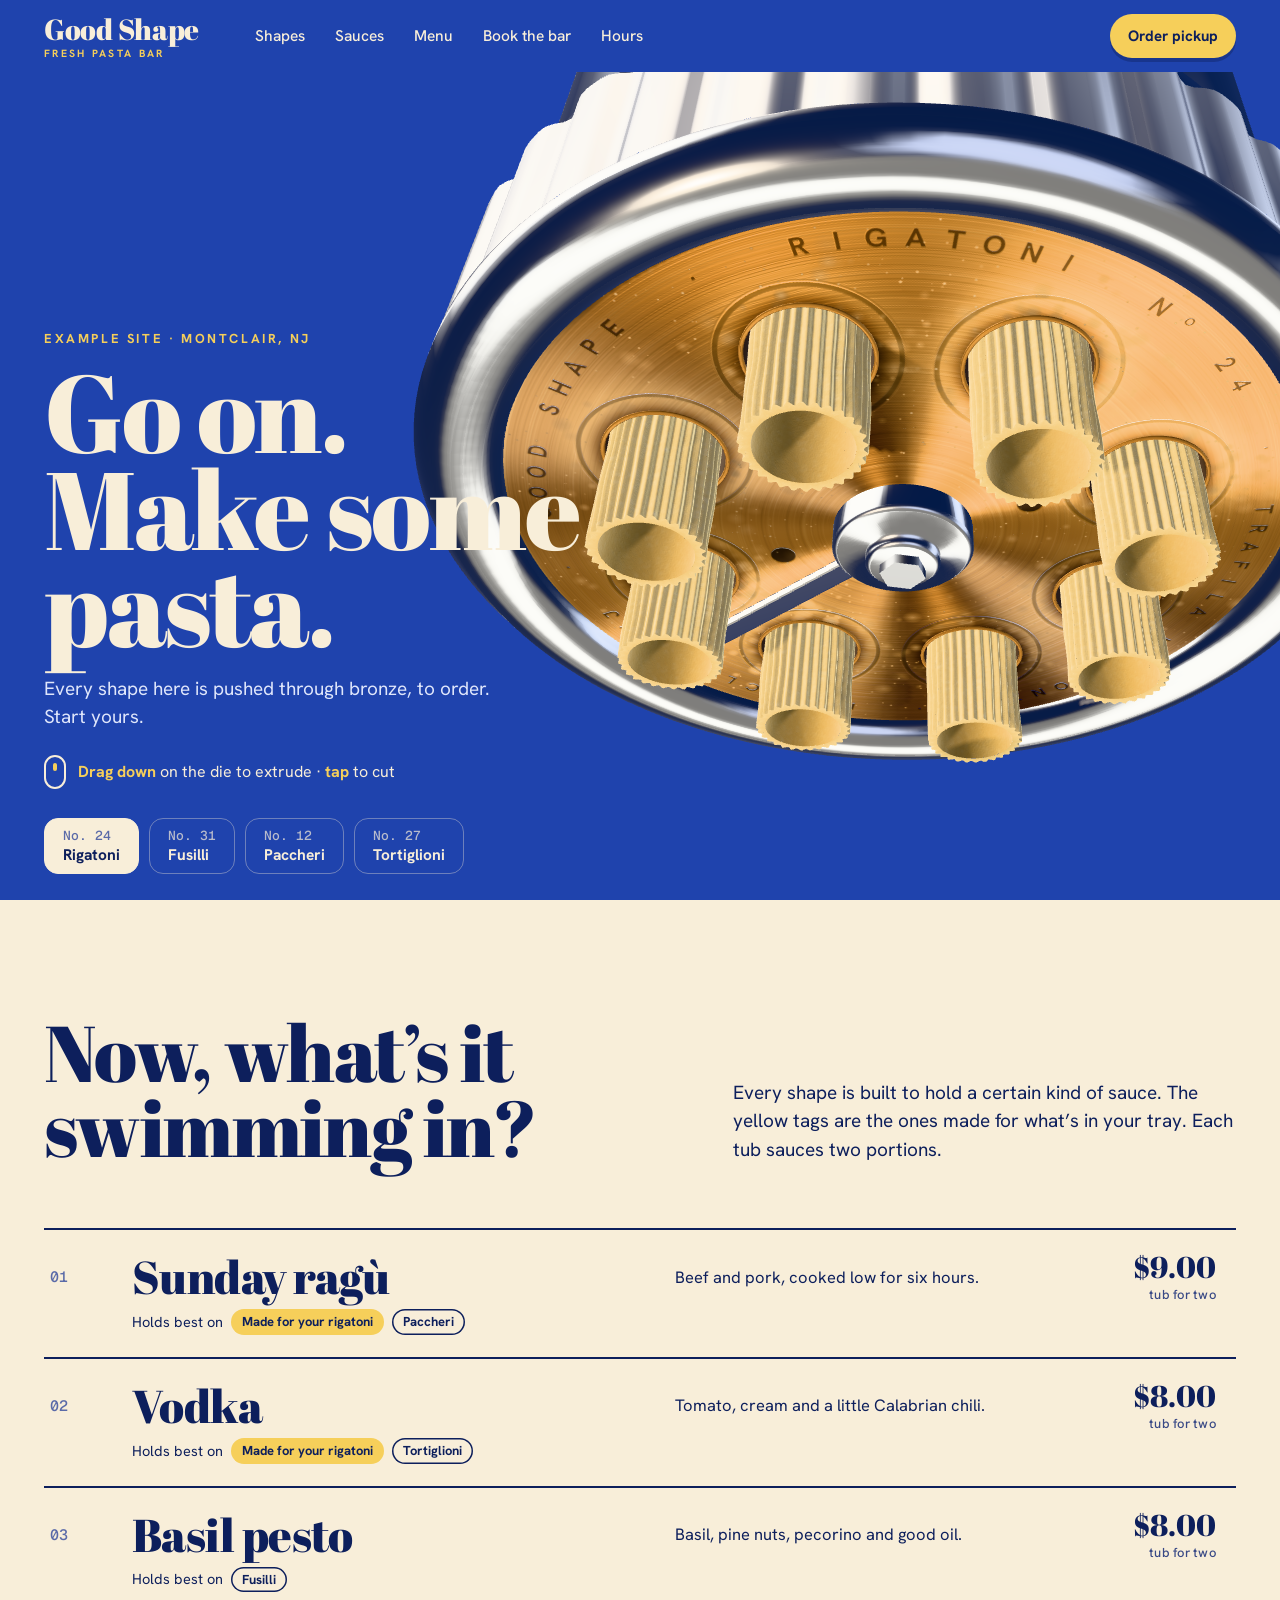
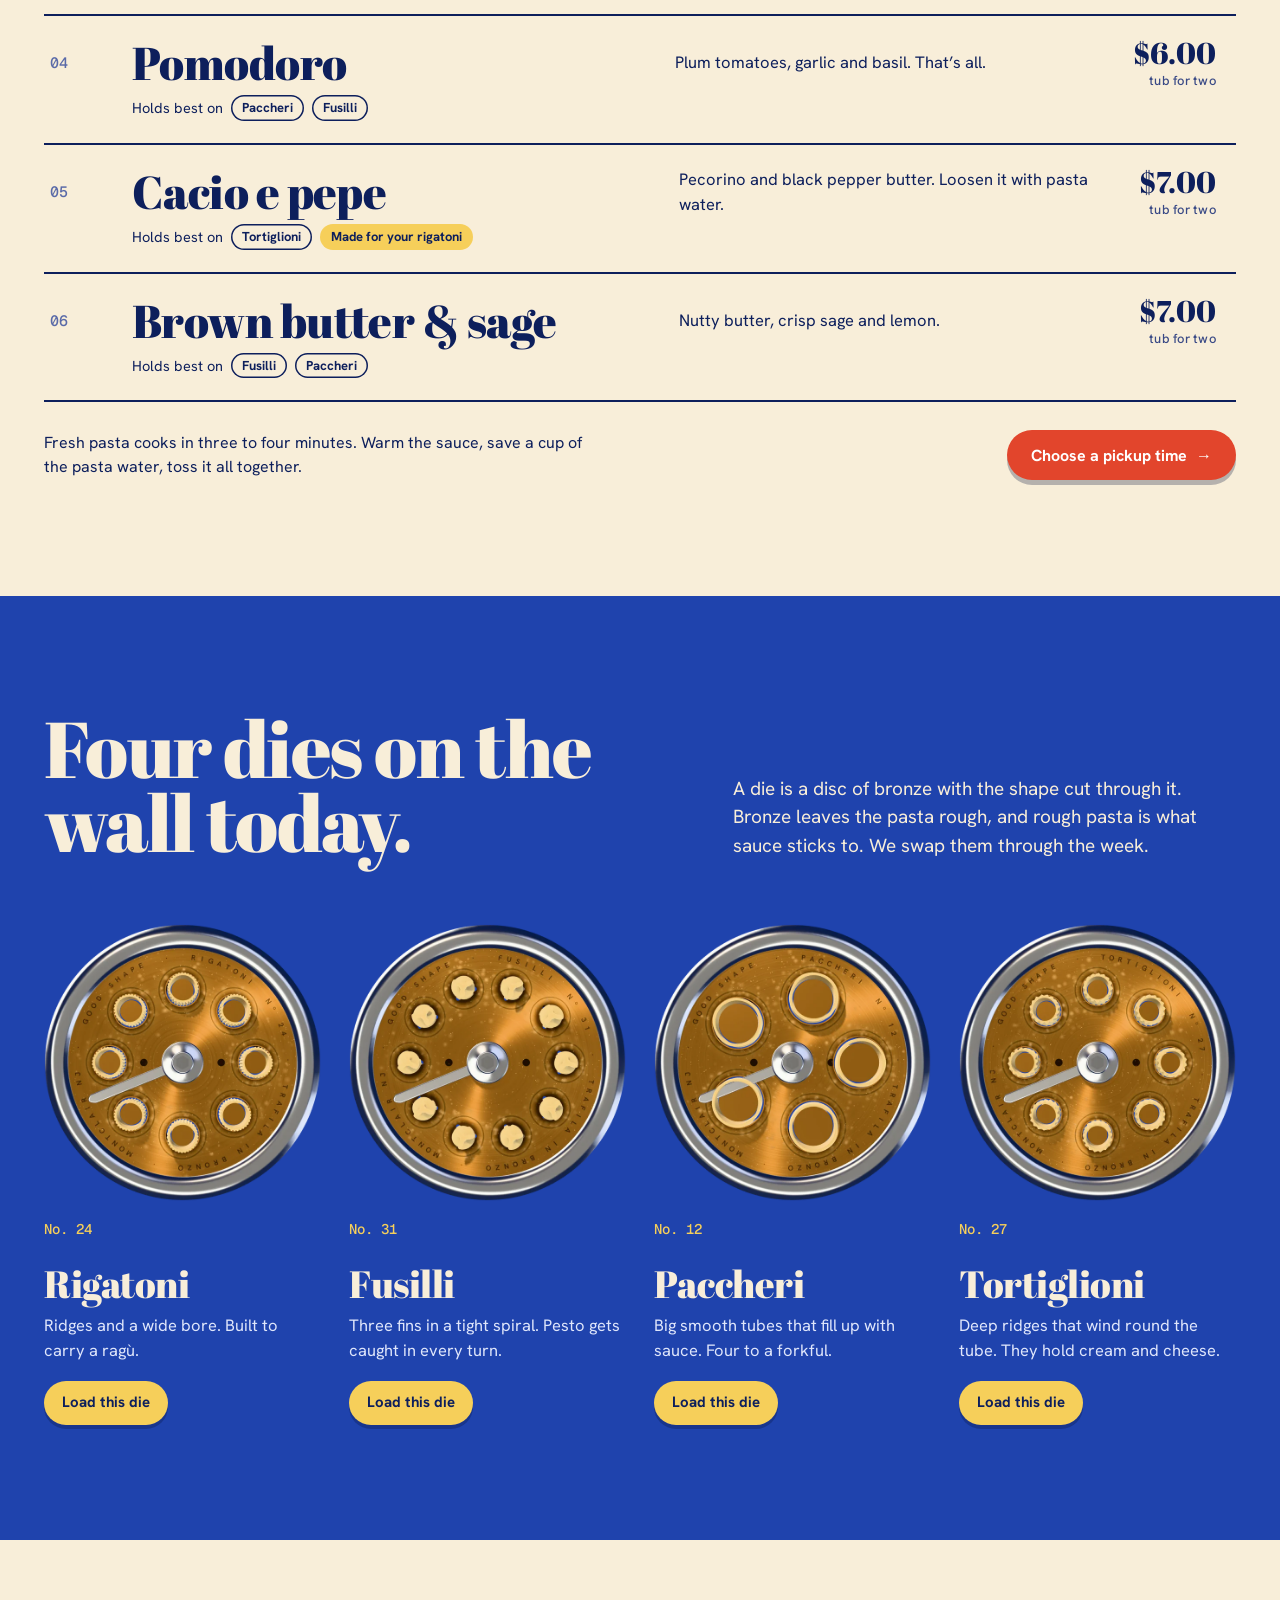
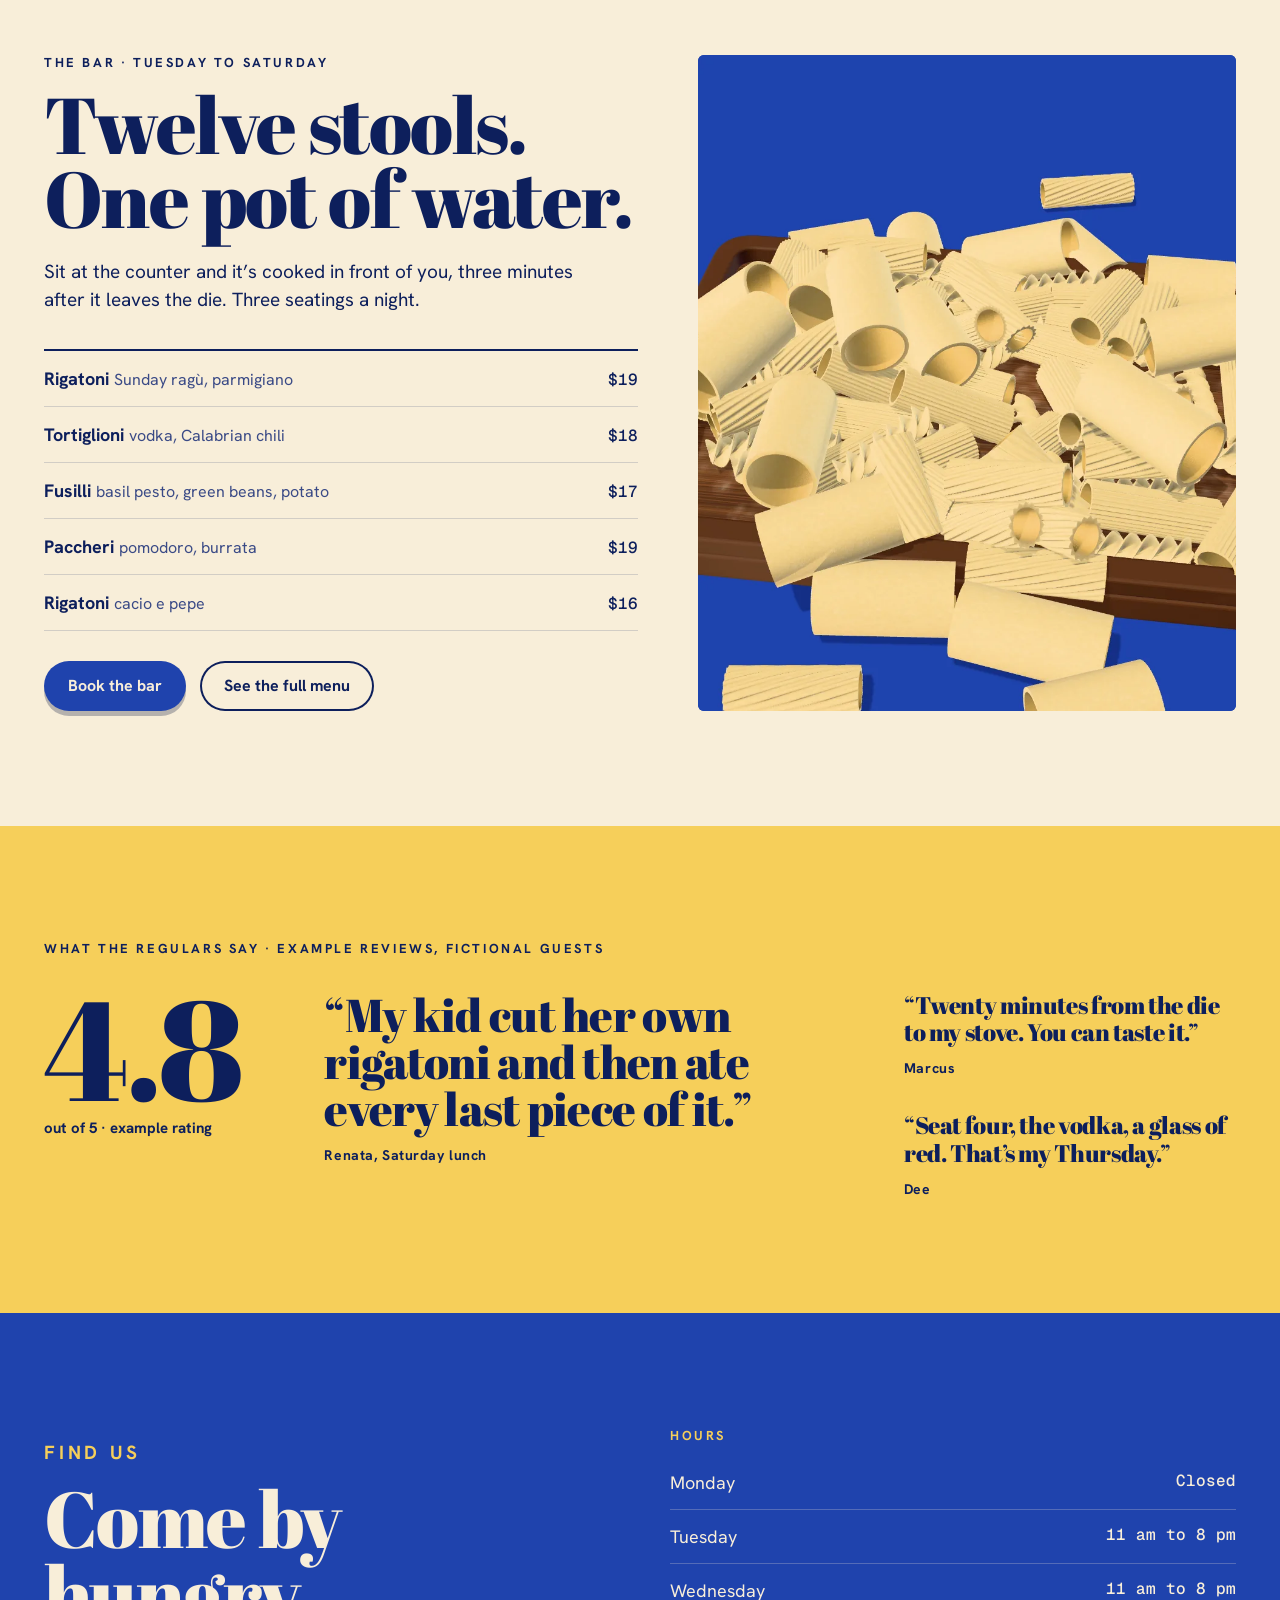
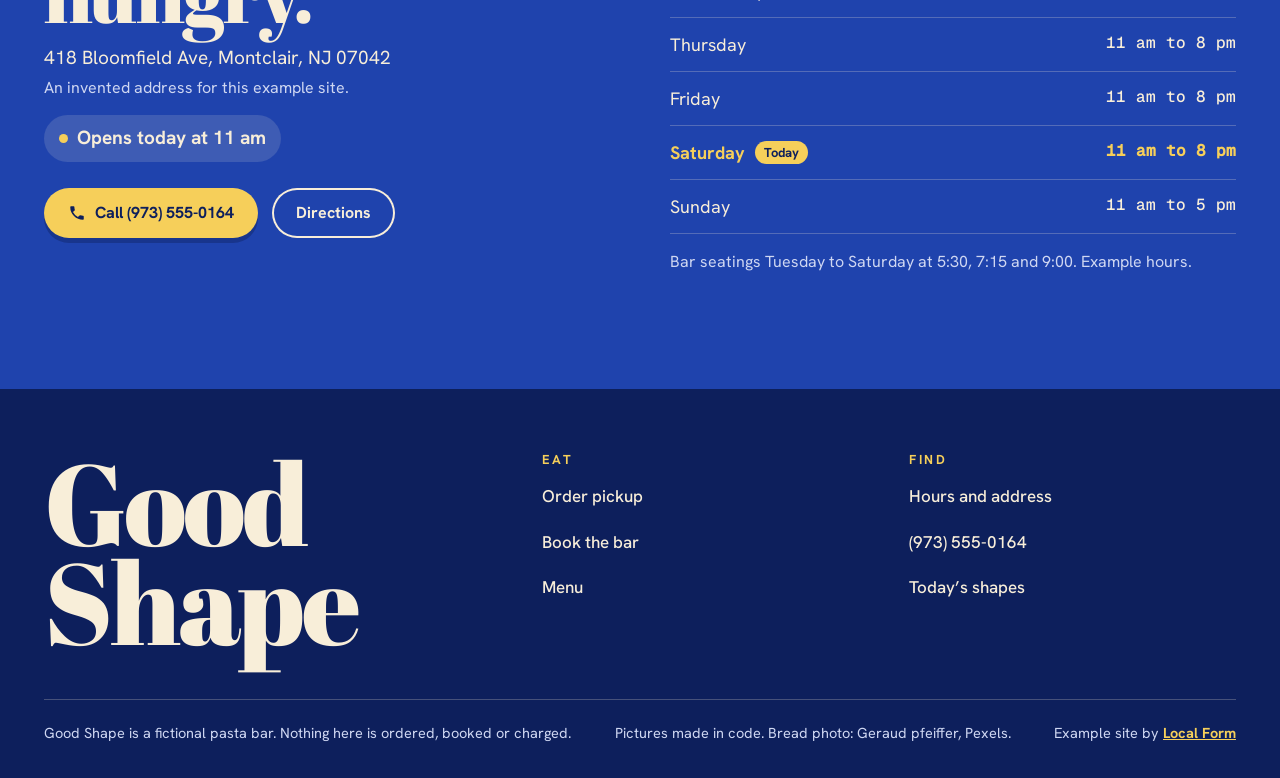
<file: index.html>
<!doctype html>
<html lang="en">
<head>
<meta charset="utf-8">
<meta name="viewport" content="width=device-width, initial-scale=1">
<meta name="robots" content="noindex">
<title>Good Shape | Fresh pasta bar in Montclair (example site)</title>
<meta name="description" content="Push your own pasta through a bronze die, pick a sauce and collect it warm. Good Shape is a fictional pasta bar: an example site by Local Form.">
<meta name="theme-color" content="#1f43ad">
<meta property="og:type" content="website">
<meta property="og:title" content="Good Shape | Fresh pasta bar (example site)">
<meta property="og:description" content="Go on. Make some pasta. A fictional pasta bar, built as an example site by Local Form.">
<meta property="og:image" content="https://preview.localform.online/good-shape-preview/assets/og.jpg">
<meta property="og:image:width" content="1200">
<meta property="og:image:height" content="630">
<meta property="og:url" content="https://preview.localform.online/good-shape-preview/">
<link rel="canonical" href="https://preview.localform.online/good-shape-preview/">
<link rel="icon" type="image/svg+xml" href="assets/favicon.svg">
<link rel="preload" href="assets/abril-fatface-400.woff2" as="font" type="font/woff2" crossorigin>
<link rel="preload" href="assets/hanken-grotesk-400.woff2" as="font" type="font/woff2" crossorigin>
<link rel="stylesheet" href="styles.css?v=2">
<script type="application/ld+json">{"@context":"https://schema.org","@type":"Restaurant","name":"Good Shape","description":"A fictional fresh pasta bar. Example site by Local Form.","telephone":"+1-973-555-0164","address":{"@type":"PostalAddress","streetAddress":"418 Bloomfield Ave","addressLocality":"Montclair","addressRegion":"NJ","postalCode":"07042","addressCountry":"US"},"servesCuisine":"Italian","priceRange":"$$"}</script>
<script type="module" src="home.js?v=1"></script>
</head>
<body>
<a class="skip" href="#sauce">Skip to the sauces</a>
<header class="top">
  <a class="mark" href="index.html" aria-label="Good Shape home"><b>Good Shape</b><span>fresh pasta bar</span></a>
  <nav id="nav" aria-label="Main"><a href="index.html#dies">Shapes</a><a href="index.html#sauce">Sauces</a><a href="menu.html">Menu</a><a href="book.html">Book the bar</a><a href="index.html#visit">Hours</a></nav>
  <a class="btn small" href="order.html">Order pickup</a>
  <button class="menu-toggle" aria-expanded="false" aria-controls="nav" aria-label="Open menu"><i></i><i></i></button>
</header>

<main>
<section class="hero" id="top">
  <picture>
    <source media="(max-aspect-ratio: 1/1)" srcset="assets/poster-tall.webp">
    <img class="hero-poster" src="assets/poster-wide.webp" alt="" width="1600" height="1000" fetchpriority="high">
  </picture>
  <canvas id="gl" aria-hidden="true"></canvas>
  <div class="stage" id="stage" role="img" aria-label="A bronze pasta die with fresh pasta coming out of it. Drag down to push more out, tap to cut it."></div>
  <div class="keys"><button class="btn small" id="key-push" type="button">Push pasta out</button><button class="btn small" id="key-cut" type="button">Cut</button></div>

  <div class="lede">
    <p class="eyebrow">Example site &middot; Montclair, NJ</p>
    <h1>Go on.<br>Make some<br>pasta.</h1>
    <p class="sub">Every shape here is pushed through bronze, to order. Start yours.</p>
    <p class="hint"><i aria-hidden="true"></i><span><b>Drag down</b> on the die to extrude &middot; <b>tap</b> to cut</span></p>
  </div>

  <aside class="scale" aria-live="polite" aria-label="Your pasta">
    <p class="g"><span id="grams">0</span><small>g</small></p>
    <p class="what" id="what">Drag down, then tap to cut</p>
    <p class="por" id="portions">Nothing in the tray yet</p>
    <p class="usd" id="price">$0.00</p>
    <a class="btn red" href="#sauce">Pick a sauce <span aria-hidden="true">&darr;</span></a>
    <p class="row"><button type="button" id="see-die">Look at the die</button><button type="button" id="start-over">Start over</button></p>
  </aside>

  <div class="dies" role="group" aria-label="Choose a die">
    <button class="die" type="button" data-die="rigatoni" aria-pressed="true"><small>No. 24</small>Rigatoni</button>
    <button class="die" type="button" data-die="fusilli" aria-pressed="false"><small>No. 31</small>Fusilli</button>
    <button class="die" type="button" data-die="paccheri" aria-pressed="false"><small>No. 12</small>Paccheri</button>
    <button class="die" type="button" data-die="tortiglioni" aria-pressed="false"><small>No. 27</small>Tortiglioni</button>
  </div>
</section>

<section class="sec" id="sauce">
  <div class="wrap">
    <div class="sec-head">
      <h2 data-reveal>Now, what&rsquo;s it swimming in?</h2>
      <p data-reveal>Every shape is built to hold a certain kind of sauce. The yellow tags are the ones made for what&rsquo;s in your tray. Each tub sauces two portions.</p>
    </div>
    <ul class="sauces" id="sauce-list"></ul>
    <noscript><p>Six sauces by the tub, $6 to $9. Call (973) 555-0164 to order.</p></noscript>
    <div class="sauce-foot">
      <p>Fresh pasta cooks in three to four minutes. Warm the sauce, save a cup of the pasta water, toss it all together.</p>
      <a class="btn red" href="order.html">Choose a pickup time <span aria-hidden="true">&rarr;</span></a>
    </div>
  </div>
</section>

<section class="sec blue" id="dies">
  <div class="wrap">
    <div class="sec-head">
      <h2 data-reveal>Four dies on the wall today.</h2>
      <p data-reveal>A die is a disc of bronze with the shape cut through it. Bronze leaves the pasta rough, and rough pasta is what sauce sticks to. We swap them through the week.</p>
    </div>
    <ul class="wall">
      <li data-reveal><img src="assets/die-rigatoni.webp" alt="Bronze die for rigatoni, seen from below" width="640" height="640" loading="lazy"><p class="mono">No. 24</p><h3>Rigatoni</h3><p>Ridges and a wide bore. Built to carry a rag&ugrave;.</p><button class="btn small" type="button" data-die="rigatoni">Load this die</button></li>
      <li data-reveal><img src="assets/die-fusilli.webp" alt="Bronze die for fusilli, seen from below" width="640" height="640" loading="lazy"><p class="mono">No. 31</p><h3>Fusilli</h3><p>Three fins in a tight spiral. Pesto gets caught in every turn.</p><button class="btn small" type="button" data-die="fusilli">Load this die</button></li>
      <li data-reveal><img src="assets/die-paccheri.webp" alt="Bronze die for paccheri, seen from below" width="640" height="640" loading="lazy"><p class="mono">No. 12</p><h3>Paccheri</h3><p>Big smooth tubes that fill up with sauce. Four to a forkful.</p><button class="btn small" type="button" data-die="paccheri">Load this die</button></li>
      <li data-reveal><img src="assets/die-tortiglioni.webp" alt="Bronze die for tortiglioni, seen from below" width="640" height="640" loading="lazy"><p class="mono">No. 27</p><h3>Tortiglioni</h3><p>Deep ridges that wind round the tube. They hold cream and cheese.</p><button class="btn small" type="button" data-die="tortiglioni">Load this die</button></li>
    </ul>
  </div>
</section>

<section class="sec" id="bar">
  <div class="wrap bar-grid">
    <div>
      <p class="eyebrow" data-reveal>The bar &middot; Tuesday to Saturday</p>
      <h2 class="mt16" data-reveal>Twelve stools. One pot of water.</h2>
      <p class="lead" data-reveal>Sit at the counter and it&rsquo;s cooked in front of you, three minutes after it leaves the die. Three seatings a night.</p>
      <ul class="plates" data-reveal>
        <li><span><b>Rigatoni</b> <em>Sunday rag&ugrave;, parmigiano</em></span><span>$19</span></li>
        <li><span><b>Tortiglioni</b> <em>vodka, Calabrian chili</em></span><span>$18</span></li>
        <li><span><b>Fusilli</b> <em>basil pesto, green beans, potato</em></span><span>$17</span></li>
        <li><span><b>Paccheri</b> <em>pomodoro, burrata</em></span><span>$19</span></li>
        <li><span><b>Rigatoni</b> <em>cacio e pepe</em></span><span>$16</span></li>
      </ul>
      <div class="cta-row" data-reveal><a class="btn blue" href="book.html">Book the bar</a><a class="btn line" href="menu.html">See the full menu</a></div>
    </div>
    <div class="bar-photo" data-reveal><img src="assets/tray.webp" alt="A wooden tray heaped with fresh rigatoni, fusilli, paccheri and tortiglioni" width="900" height="1080" loading="lazy"></div>
  </div>
</section>

<section class="sec yellow" aria-label="Example reviews">
  <div class="wrap">
    <p class="eyebrow mb34" data-reveal>What the regulars say &middot; example reviews, fictional guests</p>
    <div class="reviews">
      <p class="rate" data-reveal><b>4.8</b><span>out of 5 &middot; example rating</span></p>
      <blockquote data-reveal><p>&ldquo;My kid cut her own rigatoni and then ate every last piece of it.&rdquo;</p><cite>Renata, Saturday lunch</cite></blockquote>
      <div class="stack">
        <blockquote class="s" data-reveal><p>&ldquo;Twenty minutes from the die to my stove. You can taste it.&rdquo;</p><cite>Marcus</cite></blockquote>
        <blockquote class="s" data-reveal><p>&ldquo;Seat four, the vodka, a glass of red. That&rsquo;s my Thursday.&rdquo;</p><cite>Dee</cite></blockquote>
      </div>
    </div>
  </div>
</section>

<section class="sec blue" id="visit">
  <div class="wrap visit">
    <div class="where">
      <p class="eyebrow" data-reveal>Find us</p>
      <h2 class="mt16" data-reveal>Come by hungry.</h2>
      <p data-reveal>418 Bloomfield Ave, Montclair, NJ 07042<br><span class="soft">An invented address for this example site.</span></p>
      <p class="open-pill" data-reveal><i aria-hidden="true"></i><span data-open>Shop Tue to Sun, bar Tue to Sat</span></p>
      <div class="cta-row" data-reveal>
        <a class="btn" href="tel:+19735550164"><svg width="18" height="18" viewBox="0 0 24 24" fill="currentColor" aria-hidden="true"><path d="M6.6 10.8a15.1 15.1 0 0 0 6.6 6.6l2.2-2.2a1 1 0 0 1 1-.25 11.4 11.4 0 0 0 3.6.57 1 1 0 0 1 1 1V20a1 1 0 0 1-1 1A17 17 0 0 1 3 4a1 1 0 0 1 1-1h3.5a1 1 0 0 1 1 1c0 1.25.2 2.45.57 3.57a1 1 0 0 1-.25 1z"/></svg>Call (973) 555-0164</a>
        <a class="btn line" href="https://www.google.com/maps/search/?api=1&query=Bloomfield+Ave+Montclair+NJ" target="_blank" rel="noopener">Directions</a>
      </div>
    </div>
    <div data-reveal>
      <table class="hours">
        <caption class="eyebrow">Hours</caption>
        <tr data-day="1"><th scope="row">Monday</th><td>Closed</td></tr>
        <tr data-day="2"><th scope="row">Tuesday</th><td>11 am to 8 pm</td></tr>
        <tr data-day="3"><th scope="row">Wednesday</th><td>11 am to 8 pm</td></tr>
        <tr data-day="4"><th scope="row">Thursday</th><td>11 am to 8 pm</td></tr>
        <tr data-day="5"><th scope="row">Friday</th><td>11 am to 8 pm</td></tr>
        <tr data-day="6"><th scope="row">Saturday</th><td>11 am to 8 pm</td></tr>
        <tr data-day="0"><th scope="row">Sunday</th><td>11 am to 5 pm</td></tr>
      </table>
      <p class="soft mt16">Bar seatings Tuesday to Saturday at 5:30, 7:15 and 9:00. Example hours.</p>
    </div>
  </div>
</section>
</main>

<footer class="foot">
  <div class="wrap">
    <div class="foot-grid">
      <div><p class="big">Good<br>Shape</p></div>
      <div><h4>Eat</h4><ul><li><a href="order.html">Order pickup</a></li><li><a href="book.html">Book the bar</a></li><li><a href="menu.html">Menu</a></li></ul></div>
      <div><h4>Find</h4><ul><li><a href="index.html#visit">Hours and address</a></li><li><a href="tel:+19735550164">(973) 555-0164</a></li><li><a href="index.html#dies">Today&rsquo;s shapes</a></li></ul></div>
    </div>
    <p class="fine"><span>Good Shape is a fictional pasta bar. Nothing here is ordered, booked or charged.</span><span>Pictures made in code. Bread photo: Geraud pfeiffer, Pexels.</span><span>Example site by <a href="https://localform.online">Local Form</a></span></p>
  </div>
</footer>

<div class="orderbar" id="orderbar"><p id="orderbar-text"></p><a class="btn red small" href="order.html">Pickup time</a></div>
<script>/* lf-open: counts a tagged preview link being opened (?r=). No cookies. Local Form */(function(){try{var r=new URLSearchParams(location.search).get('r');if(!r||!navigator.sendBeacon||sessionStorage.getItem('lf-open'))return;sessionStorage.setItem('lf-open','1');navigator.sendBeacon('https://localform.online/api/open',JSON.stringify({r:r,s:location.pathname.split('/')[1]||location.hostname,d:matchMedia('(pointer:coarse)').matches?'phone':'desktop'}))}catch(e){}})();</script>
</body>
</html>
</file>
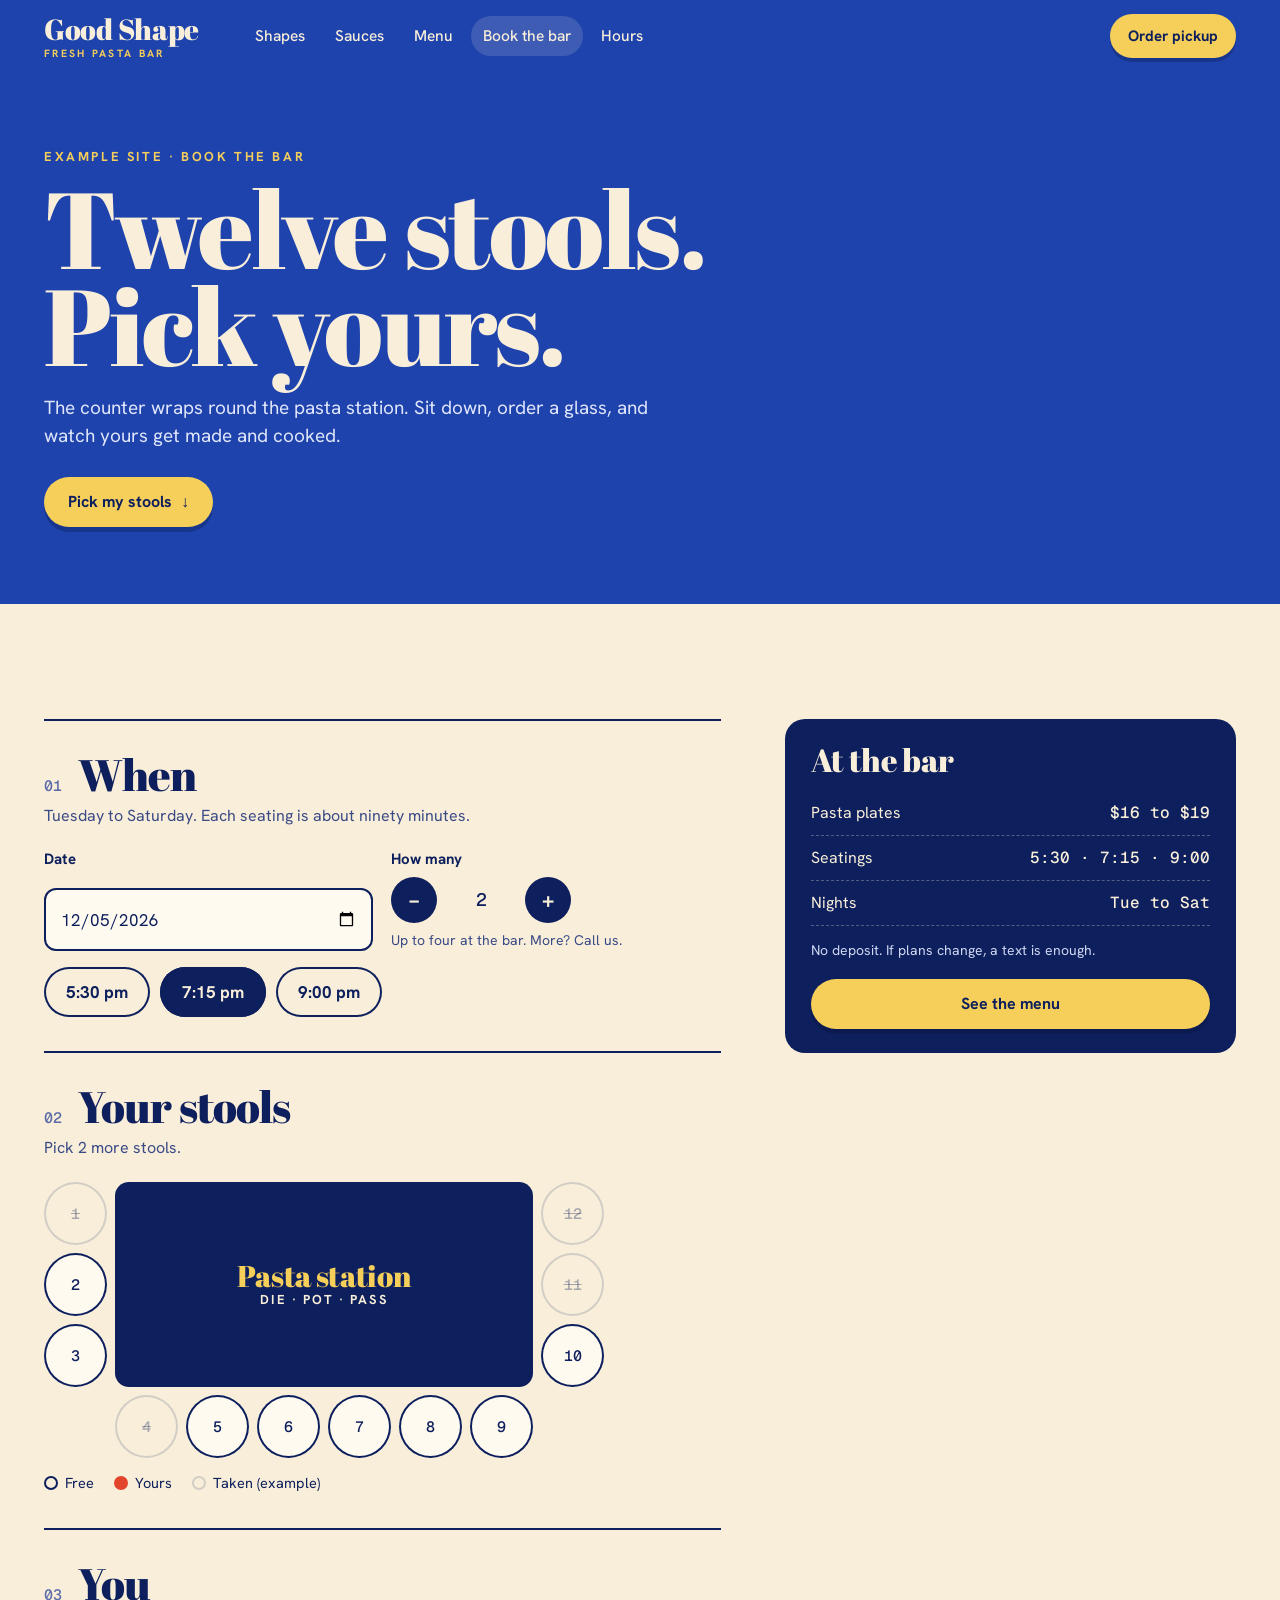
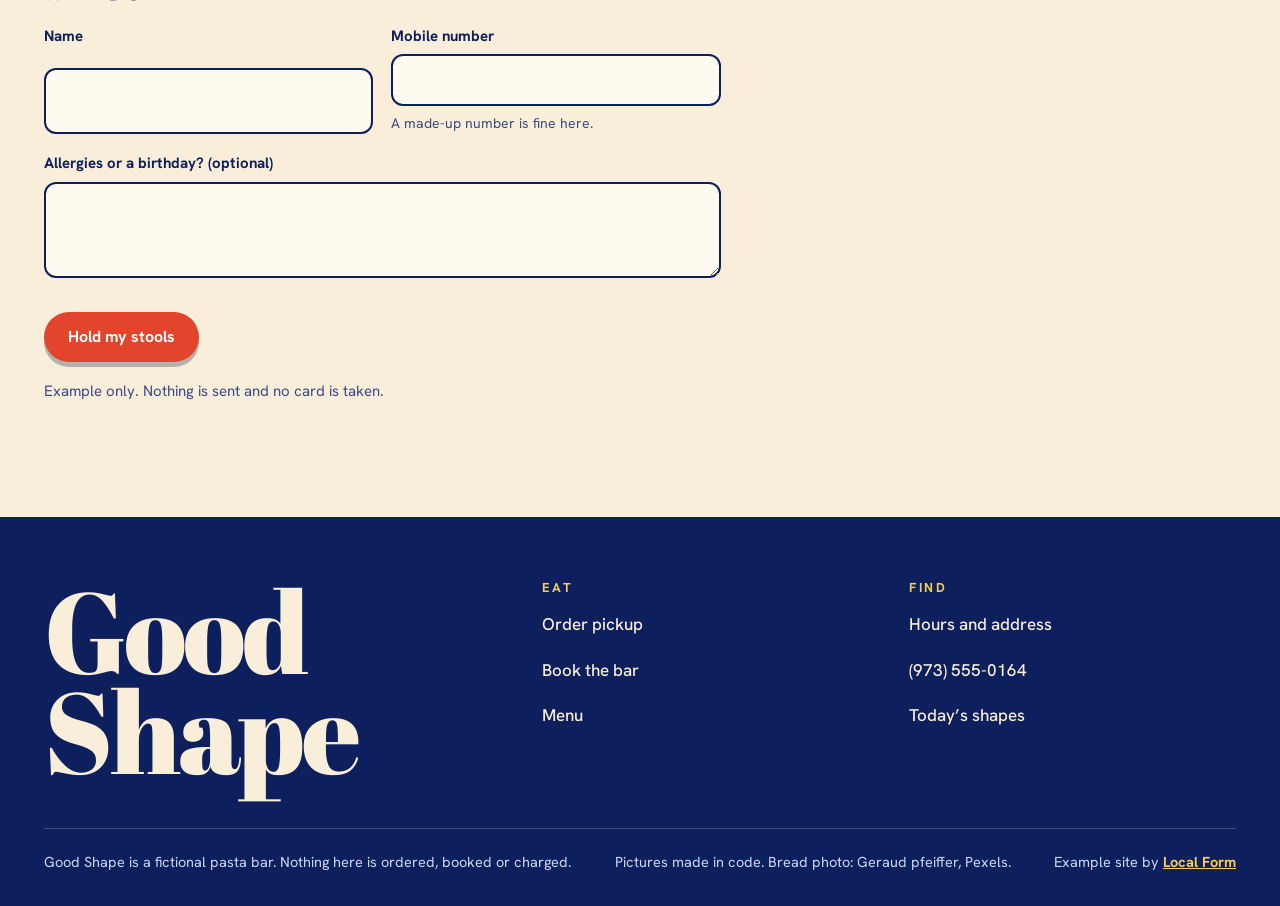
<file: book.html>
<!doctype html>
<html lang="en">
<head>
<meta charset="utf-8">
<meta name="viewport" content="width=device-width, initial-scale=1">
<meta name="robots" content="noindex">
<title>Book the bar | Good Shape (example site)</title>
<meta name="description" content="Pick your stools at the twelve-seat pasta bar. Example site by Local Form: nothing is really booked.">
<meta name="theme-color" content="#1f43ad">
<meta property="og:type" content="website">
<meta property="og:title" content="Book the bar | Good Shape (example site)">
<meta property="og:description" content="Pick your stools at the twelve-seat pasta bar. Example site by Local Form: nothing is really booked.">
<meta property="og:image" content="https://preview.localform.online/good-shape-preview/assets/og.jpg">
<meta property="og:image:width" content="1200">
<meta property="og:image:height" content="630">
<meta property="og:url" content="https://preview.localform.online/good-shape-preview/book">
<link rel="canonical" href="https://preview.localform.online/good-shape-preview/book">
<link rel="icon" type="image/svg+xml" href="assets/favicon.svg">
<link rel="preload" href="assets/abril-fatface-400.woff2" as="font" type="font/woff2" crossorigin>
<link rel="preload" href="assets/hanken-grotesk-400.woff2" as="font" type="font/woff2" crossorigin>
<link rel="stylesheet" href="styles.css?v=2">
<script type="module" src="book.js?v=2"></script>
</head>
<body>
<a class="skip" href="#main">Skip to content</a>
<header class="top">
  <a class="mark" href="index.html" aria-label="Good Shape home"><b>Good Shape</b><span>fresh pasta bar</span></a>
  <nav id="nav" aria-label="Main"><a href="index.html#dies">Shapes</a><a href="index.html#sauce">Sauces</a><a href="menu.html">Menu</a><a href="book.html" aria-current="page">Book the bar</a><a href="index.html#visit">Hours</a></nav>
  <a class="btn small" href="order.html">Order pickup</a>
  <button class="menu-toggle" aria-expanded="false" aria-controls="nav" aria-label="Open menu"><i></i><i></i></button>
</header>

<main id="main">
<div id="book-main">
<section class="page-head"><div class="wrap">
  <p class="eyebrow">Example site &middot; book the bar</p>
  <h1>Twelve stools.<br>Pick yours.</h1>
  <p class="sub">The counter wraps round the pasta station. Sit down, order a glass, and watch yours get made and cooked.</p>
  <a class="btn" href="#book-form">Pick my stools <span aria-hidden="true">&darr;</span></a>
</div></section>
<section class="sec"><div class="wrap cols">
  <form id="book-form" novalidate>
    <div class="step"><h2><span class="mono">01</span>When</h2><p class="note">Tuesday to Saturday. Each seating is about ninety minutes.</p>
      <div class="fields"><div class="field"><label for="date">Date</label><input id="date" name="date" type="date" required></div>
      <div class="field"><span class="lab" id="size-lab">How many</span><span class="stepper" role="group" aria-labelledby="size-lab"><button type="button" id="fewer" aria-label="One fewer">&minus;</button><output id="size" aria-live="polite">2</output><button type="button" id="more" aria-label="One more">+</button></span><small>Up to four at the bar. More? Call us.</small></div></div>
      <div class="seatings" role="radiogroup" aria-label="Seating">
        <label class="chip"><input type="radio" name="seating" value="5:30 pm"><span>5:30 pm</span></label>
        <label class="chip"><input type="radio" name="seating" value="7:15 pm" checked><span>7:15 pm</span></label>
        <label class="chip"><input type="radio" name="seating" value="9:00 pm"><span>9:00 pm</span></label>
      </div>
      <p class="err" id="closed" hidden>The bar is closed that day. It&rsquo;s open Tuesday to Saturday.</p>
    </div>
    <div class="step"><h2><span class="mono">02</span>Your stools</h2><p class="note" id="seat-help" aria-live="polite"></p>
      <div class="counter" id="seats"><div class="kitchen"><span><b>Pasta station</b>die &middot; pot &middot; pass</span></div><button class="seat c1 r1" type="button" data-n="1">1</button><button class="seat c1 r2" type="button" data-n="2">2</button><button class="seat c1 r3" type="button" data-n="3">3</button><button class="seat c2 r4" type="button" data-n="4">4</button><button class="seat c3 r4" type="button" data-n="5">5</button><button class="seat c4 r4" type="button" data-n="6">6</button><button class="seat c5 r4" type="button" data-n="7">7</button><button class="seat c6 r4" type="button" data-n="8">8</button><button class="seat c7 r4" type="button" data-n="9">9</button><button class="seat c8 r3" type="button" data-n="10">10</button><button class="seat c8 r2" type="button" data-n="11">11</button><button class="seat c8 r1" type="button" data-n="12">12</button></div>
      <p class="legend"><span><i></i>Free</span><span><i class="y"></i>Yours</span><span><i class="t"></i>Taken (example)</span></p>
    </div>
    <div class="step"><h2><span class="mono">03</span>You</h2>
      <div class="fields">
        <div class="field"><label for="name">Name</label><input id="name" name="name" type="text" autocomplete="name" required></div>
        <div class="field"><label for="phone">Mobile number</label><input id="phone" name="phone" type="tel" inputmode="tel" autocomplete="tel" required><small>A made-up number is fine here.</small></div>
        <div class="field full"><label for="notes">Allergies or a birthday? (optional)</label><textarea id="notes" name="notes"></textarea></div>
      </div>
      <p class="err" id="book-err" role="alert" hidden></p>
    </div>
    <button class="btn red" type="submit">Hold my stools</button>
    <p class="key">Example only. Nothing is sent and no card is taken.</p>
  </form>
  <aside class="ticket" aria-label="About the bar">
    <h2>At the bar</h2>
    <dl>
      <div class="l"><dt>Pasta plates</dt><dd>$16 to $19</dd></div>
      <div class="l"><dt>Seatings</dt><dd>5:30 &middot; 7:15 &middot; 9:00</dd></div>
      <div class="l"><dt>Nights</dt><dd>Tue to Sat</dd></div>
    </dl>
    <p class="fineprint">No deposit. If plans change, a text is enough.</p>
    <a class="btn" href="menu.html">See the menu</a>
  </aside>
</div></section>
</div>
<section class="done" id="book-done" hidden><div class="wrap">
  <p class="eyebrow">Stools held &middot; example</p>
  <h2 id="done-title" tabindex="-1" class="mt16">See you soon.</h2>
  <dl class="card" id="done-lines"></dl>
  <p class="honest">Example site: nothing was sent and no stools are really held. On a real site the bar confirms by text.</p>
  <div class="cta-row"><a class="btn blue" id="gcal" href="#" target="_blank" rel="noopener">Add to Google Calendar</a><button class="btn line" type="button" id="again">Change the booking</button></div>
</div></section>
</main>

<footer class="foot">
  <div class="wrap">
    <div class="foot-grid">
      <div><p class="big">Good<br>Shape</p></div>
      <div><h4>Eat</h4><ul><li><a href="order.html">Order pickup</a></li><li><a href="book.html">Book the bar</a></li><li><a href="menu.html">Menu</a></li></ul></div>
      <div><h4>Find</h4><ul><li><a href="index.html#visit">Hours and address</a></li><li><a href="tel:+19735550164">(973) 555-0164</a></li><li><a href="index.html#dies">Today&rsquo;s shapes</a></li></ul></div>
    </div>
    <p class="fine"><span>Good Shape is a fictional pasta bar. Nothing here is ordered, booked or charged.</span><span>Pictures made in code. Bread photo: Geraud pfeiffer, Pexels.</span><span>Example site by <a href="https://localform.online">Local Form</a></span></p>
  </div>
</footer>
<script>/* lf-open: counts a tagged preview link being opened (?r=). No cookies. Local Form */(function(){try{var r=new URLSearchParams(location.search).get('r');if(!r||!navigator.sendBeacon||sessionStorage.getItem('lf-open'))return;sessionStorage.setItem('lf-open','1');navigator.sendBeacon('https://localform.online/api/open',JSON.stringify({r:r,s:location.pathname.split('/')[1]||location.hostname,d:matchMedia('(pointer:coarse)').matches?'phone':'desktop'}))}catch(e){}})();</script>
</body>
</html>
</file>
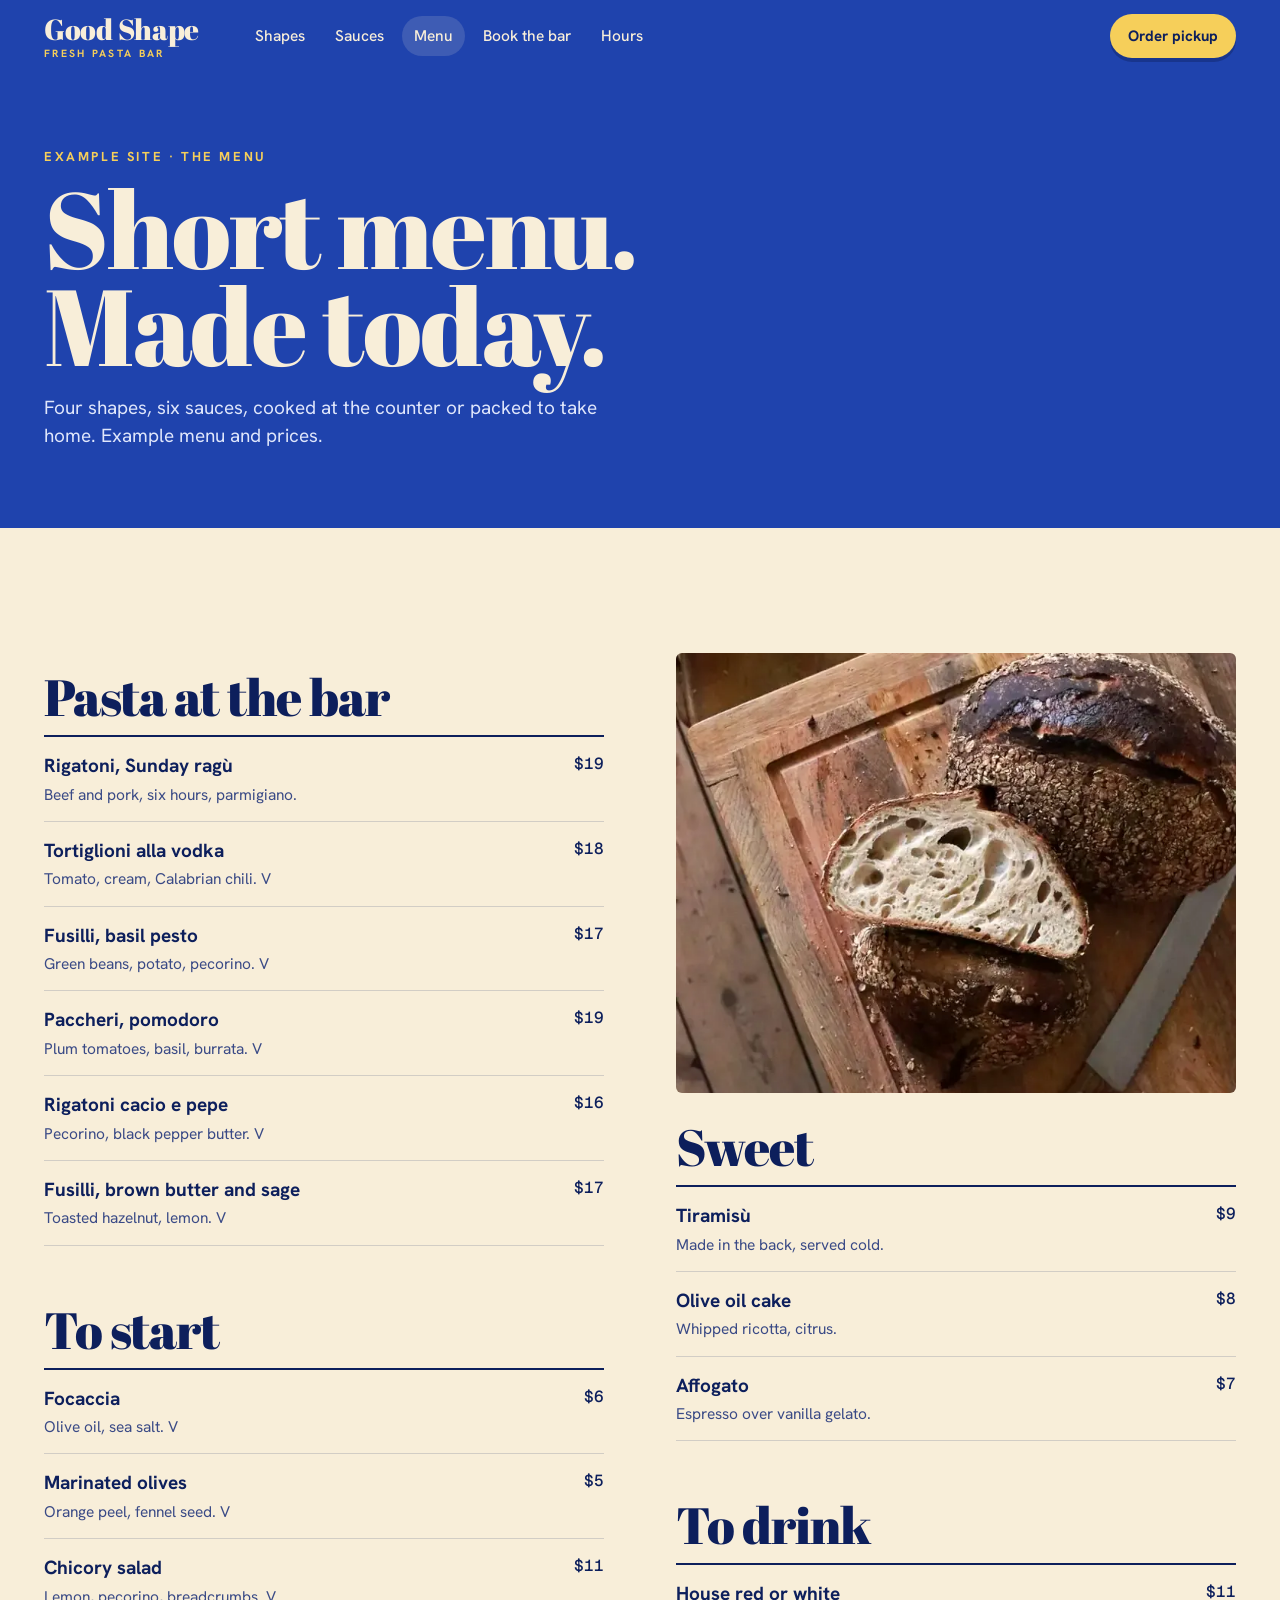
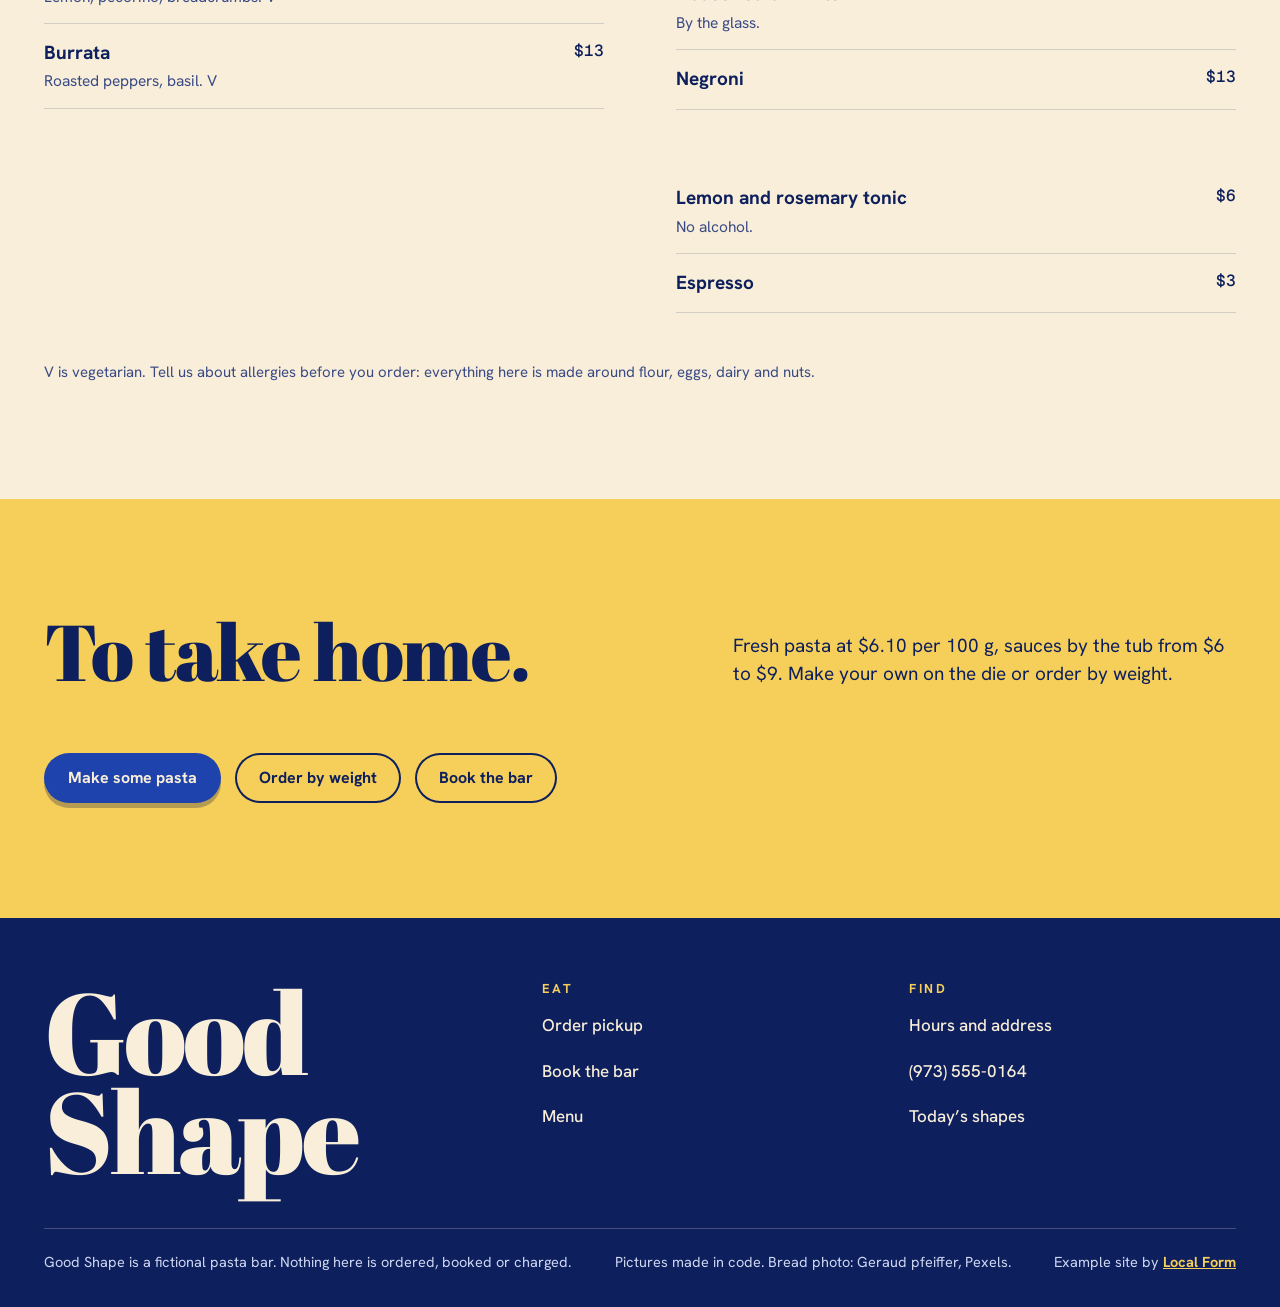
<file: menu.html>
<!doctype html>
<html lang="en">
<head>
<meta charset="utf-8">
<meta name="viewport" content="width=device-width, initial-scale=1">
<meta name="robots" content="noindex">
<title>Menu | Good Shape (example site)</title>
<meta name="description" content="Four shapes, six sauces and a short list of plates at a fictional pasta bar. Example site by Local Form.">
<meta name="theme-color" content="#1f43ad">
<meta property="og:type" content="website">
<meta property="og:title" content="Menu | Good Shape (example site)">
<meta property="og:description" content="Four shapes, six sauces and a short list of plates at a fictional pasta bar. Example site by Local Form.">
<meta property="og:image" content="https://preview.localform.online/good-shape-preview/assets/og.jpg">
<meta property="og:image:width" content="1200">
<meta property="og:image:height" content="630">
<meta property="og:url" content="https://preview.localform.online/good-shape-preview/menu">
<link rel="canonical" href="https://preview.localform.online/good-shape-preview/menu">
<link rel="icon" type="image/svg+xml" href="assets/favicon.svg">
<link rel="preload" href="assets/abril-fatface-400.woff2" as="font" type="font/woff2" crossorigin>
<link rel="preload" href="assets/hanken-grotesk-400.woff2" as="font" type="font/woff2" crossorigin>
<link rel="stylesheet" href="styles.css?v=2">
<script type="module" src="common.js?v=1"></script>
</head>
<body>
<a class="skip" href="#main">Skip to content</a>
<header class="top">
  <a class="mark" href="index.html" aria-label="Good Shape home"><b>Good Shape</b><span>fresh pasta bar</span></a>
  <nav id="nav" aria-label="Main"><a href="index.html#dies">Shapes</a><a href="index.html#sauce">Sauces</a><a href="menu.html" aria-current="page">Menu</a><a href="book.html">Book the bar</a><a href="index.html#visit">Hours</a></nav>
  <a class="btn small" href="order.html">Order pickup</a>
  <button class="menu-toggle" aria-expanded="false" aria-controls="nav" aria-label="Open menu"><i></i><i></i></button>
</header>

<main id="main">
<section class="page-head"><div class="wrap">
  <p class="eyebrow">Example site &middot; the menu</p>
  <h1>Short menu.<br>Made today.</h1>
  <p class="sub">Four shapes, six sauces, cooked at the counter or packed to take home. Example menu and prices.</p>
</div></section>
<section class="sec"><div class="wrap">
  <div class="menu-grid">
    <div>
      <div class="course"><h2 data-reveal>Pasta at the bar</h2><ul><li data-reveal><b>Rigatoni, Sunday rag&ugrave;</b><span>$19</span><small>Beef and pork, six hours, parmigiano.</small></li><li data-reveal><b>Tortiglioni alla vodka</b><span>$18</span><small>Tomato, cream, Calabrian chili. V</small></li><li data-reveal><b>Fusilli, basil pesto</b><span>$17</span><small>Green beans, potato, pecorino. V</small></li><li data-reveal><b>Paccheri, pomodoro</b><span>$19</span><small>Plum tomatoes, basil, burrata. V</small></li><li data-reveal><b>Rigatoni cacio e pepe</b><span>$16</span><small>Pecorino, black pepper butter. V</small></li><li data-reveal><b>Fusilli, brown butter and sage</b><span>$17</span><small>Toasted hazelnut, lemon. V</small></li></ul></div>
      <div class="course"><h2 data-reveal>To start</h2><ul><li data-reveal><b>Focaccia</b><span>$6</span><small>Olive oil, sea salt. V</small></li><li data-reveal><b>Marinated olives</b><span>$5</span><small>Orange peel, fennel seed. V</small></li><li data-reveal><b>Chicory salad</b><span>$11</span><small>Lemon, pecorino, breadcrumbs. V</small></li><li data-reveal><b>Burrata</b><span>$13</span><small>Roasted peppers, basil. V</small></li></ul></div>
    </div>
    <div>
      <figure class="menu-photo" data-reveal><img src="assets/bread.webp" alt="Sliced bread on a wooden board" width="733" height="1100" loading="lazy"></figure>
      <div class="course"><h2 data-reveal>Sweet</h2><ul><li data-reveal><b>Tiramis&ugrave;</b><span>$9</span><small>Made in the back, served cold.</small></li><li data-reveal><b>Olive oil cake</b><span>$8</span><small>Whipped ricotta, citrus.</small></li><li data-reveal><b>Affogato</b><span>$7</span><small>Espresso over vanilla gelato.</small></li></ul></div>
      <div class="course"><h2 data-reveal>To drink</h2><ul><li data-reveal><b>House red or white</b><span>$11</span><small>By the glass.</small></li><li data-reveal><b>Negroni</b><span>$13</span></li><li data-reveal><b>Spritz</b><span>$12</span></li><li data-reveal><b>Lemon and rosemary tonic</b><span>$6</span><small>No alcohol.</small></li><li data-reveal><b>Espresso</b><span>$3</span></li></ul></div>
    </div>
  </div>
  <p class="key">V is vegetarian. Tell us about allergies before you order: everything here is made around flour, eggs, dairy and nuts.</p>
</div></section>
<section class="sec yellow"><div class="wrap">
  <div class="sec-head"><h2 data-reveal>To take home.</h2><p data-reveal>Fresh pasta at $6.10 per 100 g, sauces by the tub from $6 to $9. Make your own on the die or order by weight.</p></div>
  <div class="cta-row" data-reveal><a class="btn blue" href="index.html">Make some pasta</a><a class="btn line" href="order.html">Order by weight</a><a class="btn line" href="book.html">Book the bar</a></div>
</div></section>
</main>

<footer class="foot">
  <div class="wrap">
    <div class="foot-grid">
      <div><p class="big">Good<br>Shape</p></div>
      <div><h4>Eat</h4><ul><li><a href="order.html">Order pickup</a></li><li><a href="book.html">Book the bar</a></li><li><a href="menu.html">Menu</a></li></ul></div>
      <div><h4>Find</h4><ul><li><a href="index.html#visit">Hours and address</a></li><li><a href="tel:+19735550164">(973) 555-0164</a></li><li><a href="index.html#dies">Today&rsquo;s shapes</a></li></ul></div>
    </div>
    <p class="fine"><span>Good Shape is a fictional pasta bar. Nothing here is ordered, booked or charged.</span><span>Pictures made in code. Bread photo: Geraud pfeiffer, Pexels.</span><span>Example site by <a href="https://localform.online">Local Form</a></span></p>
  </div>
</footer>
<script>/* lf-open: counts a tagged preview link being opened (?r=). No cookies. Local Form */(function(){try{var r=new URLSearchParams(location.search).get('r');if(!r||!navigator.sendBeacon||sessionStorage.getItem('lf-open'))return;sessionStorage.setItem('lf-open','1');navigator.sendBeacon('https://localform.online/api/open',JSON.stringify({r:r,s:location.pathname.split('/')[1]||location.hostname,d:matchMedia('(pointer:coarse)').matches?'phone':'desktop'}))}catch(e){}})();</script>
</body>
</html>
</file>
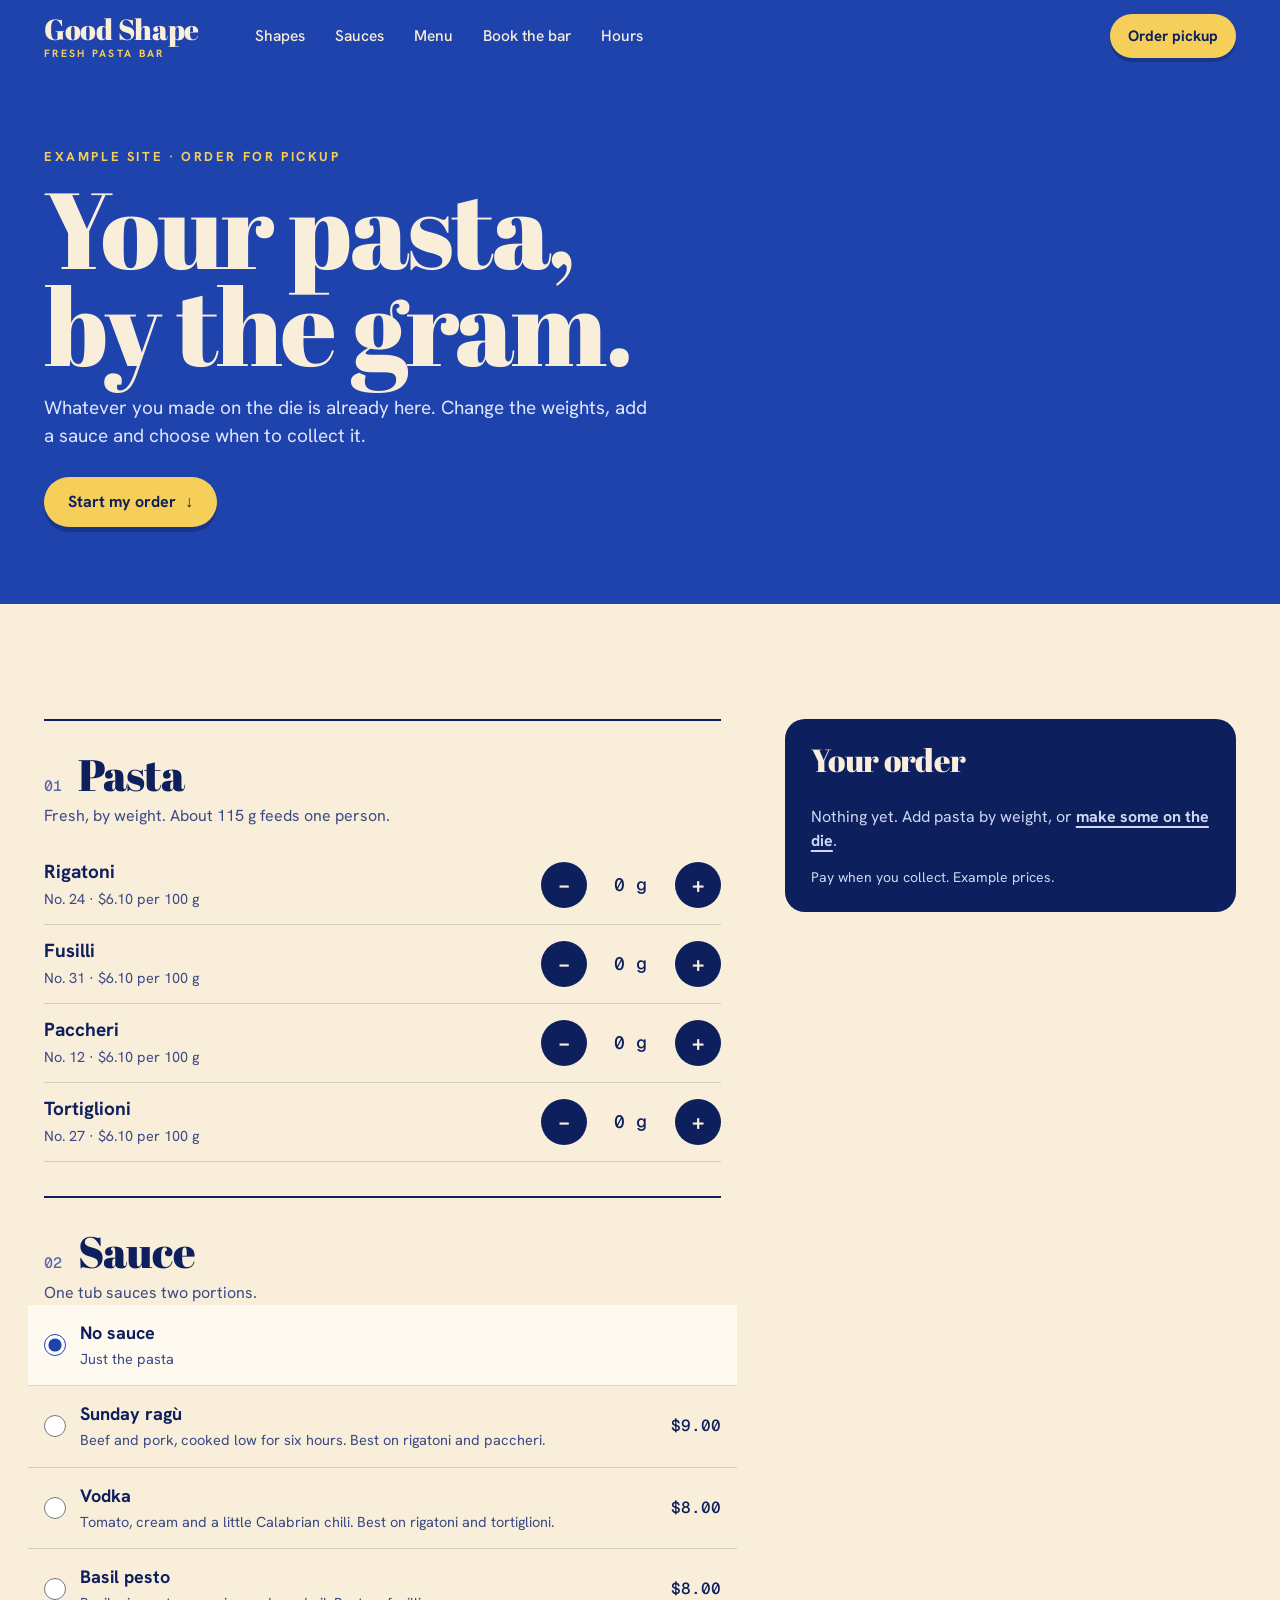
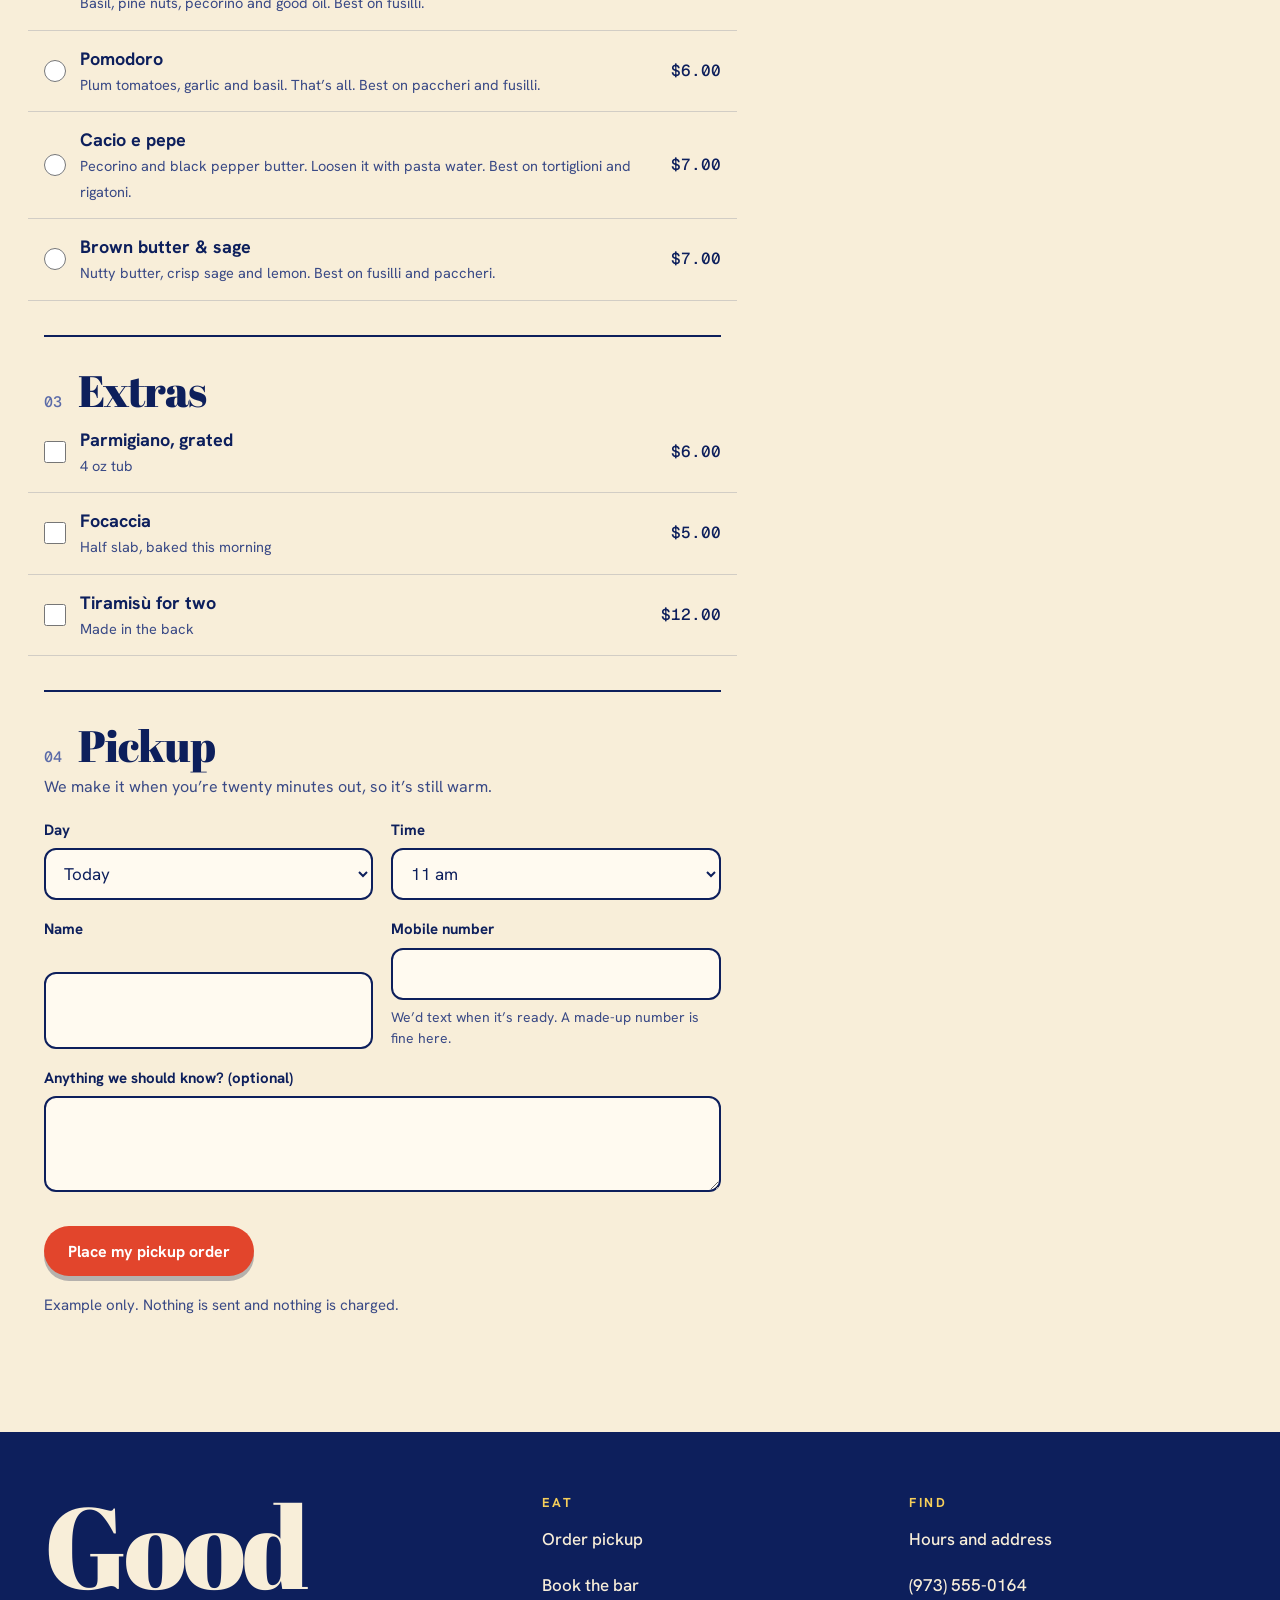
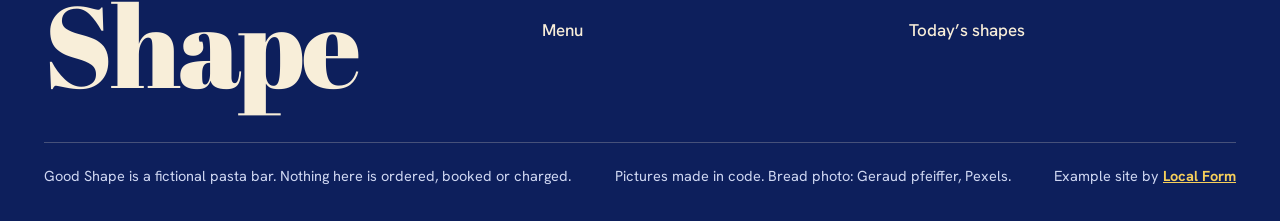
<file: order.html>
<!doctype html>
<html lang="en">
<head>
<meta charset="utf-8">
<meta name="viewport" content="width=device-width, initial-scale=1">
<meta name="robots" content="noindex">
<title>Order pickup | Good Shape (example site)</title>
<meta name="description" content="Order fresh pasta by weight, pick a sauce and a pickup time. Example site by Local Form: nothing is sent.">
<meta name="theme-color" content="#1f43ad">
<meta property="og:type" content="website">
<meta property="og:title" content="Order pickup | Good Shape (example site)">
<meta property="og:description" content="Order fresh pasta by weight, pick a sauce and a pickup time. Example site by Local Form: nothing is sent.">
<meta property="og:image" content="https://preview.localform.online/good-shape-preview/assets/og.jpg">
<meta property="og:image:width" content="1200">
<meta property="og:image:height" content="630">
<meta property="og:url" content="https://preview.localform.online/good-shape-preview/order">
<link rel="canonical" href="https://preview.localform.online/good-shape-preview/order">
<link rel="icon" type="image/svg+xml" href="assets/favicon.svg">
<link rel="preload" href="assets/abril-fatface-400.woff2" as="font" type="font/woff2" crossorigin>
<link rel="preload" href="assets/hanken-grotesk-400.woff2" as="font" type="font/woff2" crossorigin>
<link rel="stylesheet" href="styles.css?v=2">
<script type="module" src="order.js?v=1"></script>
</head>
<body>
<a class="skip" href="#main">Skip to content</a>
<header class="top">
  <a class="mark" href="index.html" aria-label="Good Shape home"><b>Good Shape</b><span>fresh pasta bar</span></a>
  <nav id="nav" aria-label="Main"><a href="index.html#dies">Shapes</a><a href="index.html#sauce">Sauces</a><a href="menu.html">Menu</a><a href="book.html">Book the bar</a><a href="index.html#visit">Hours</a></nav>
  <a class="btn small" href="order.html">Order pickup</a>
  <button class="menu-toggle" aria-expanded="false" aria-controls="nav" aria-label="Open menu"><i></i><i></i></button>
</header>

<main id="main">
<div id="order-main">
<section class="page-head"><div class="wrap">
  <p class="eyebrow">Example site &middot; order for pickup</p>
  <h1>Your pasta,<br>by the gram.</h1>
  <p class="sub">Whatever you made on the die is already here. Change the weights, add a sauce and choose when to collect it.</p>
  <a class="btn" href="#order-form">Start my order <span aria-hidden="true">&darr;</span></a>
</div></section>
<section class="sec"><div class="wrap cols">
  <form id="order-form" novalidate>
    <div class="step"><h2><span class="mono">01</span>Pasta</h2><p class="note">Fresh, by weight. About 115 g feeds one person.</p><ul class="rows" id="pasta-rows"></ul></div>
    <div class="step"><h2><span class="mono">02</span>Sauce</h2><p class="note">One tub sauces two portions.</p><div id="sauce-rows"></div></div>
    <div class="step"><h2><span class="mono">03</span>Extras</h2><div id="extra-rows"></div></div>
    <div class="step"><h2><span class="mono">04</span>Pickup</h2><p class="note">We make it when you&rsquo;re twenty minutes out, so it&rsquo;s still warm.</p>
      <div class="fields">
        <div class="field"><label for="day">Day</label><select id="day" name="day"></select></div>
        <div class="field"><label for="time">Time</label><select id="time" name="time"></select></div>
        <div class="field"><label for="name">Name</label><input id="name" name="name" type="text" autocomplete="name" required></div>
        <div class="field"><label for="phone">Mobile number</label><input id="phone" name="phone" type="tel" inputmode="tel" autocomplete="tel" required><small>We&rsquo;d text when it&rsquo;s ready. A made-up number is fine here.</small></div>
        <div class="field full"><label for="notes">Anything we should know? (optional)</label><textarea id="notes" name="notes"></textarea></div>
      </div>
      <p class="err" id="order-err" role="alert" hidden></p>
    </div>
    <button class="btn red" type="submit">Place my pickup order</button>
    <p class="key">Example only. Nothing is sent and nothing is charged.</p>
  </form>
  <aside class="ticket" aria-label="Your order">
    <h2>Your order</h2>
    <dl id="ticket-lines"></dl>
    <p class="empty" id="ticket-empty">Nothing yet. Add pasta by weight, or <a class="link" href="index.html">make some on the die</a>.</p>
    <p class="fineprint" id="ticket-note"></p>
    <p class="fineprint">Pay when you collect. Example prices.</p>
  </aside>
</div></section>
</div>
<section class="done" id="order-done" hidden><div class="wrap">
  <p class="eyebrow">Order placed &middot; example</p>
  <h2 id="done-title" tabindex="-1" class="mt16">Thanks.</h2>
  <dl class="card" id="done-lines"></dl>
  <p class="honest">Example site: nothing was sent and no one is cooking. On a real site the shop gets this order and texts you when it&rsquo;s ready.</p>
  <p class="lead">Fresh pasta cooks in three to four minutes in well-salted water.</p>
  <div class="cta-row"><button class="btn blue" type="button" id="again">Start another order</button><a class="btn line" href="book.html">Book the bar</a></div>
</div></section>
</main>

<footer class="foot">
  <div class="wrap">
    <div class="foot-grid">
      <div><p class="big">Good<br>Shape</p></div>
      <div><h4>Eat</h4><ul><li><a href="order.html">Order pickup</a></li><li><a href="book.html">Book the bar</a></li><li><a href="menu.html">Menu</a></li></ul></div>
      <div><h4>Find</h4><ul><li><a href="index.html#visit">Hours and address</a></li><li><a href="tel:+19735550164">(973) 555-0164</a></li><li><a href="index.html#dies">Today&rsquo;s shapes</a></li></ul></div>
    </div>
    <p class="fine"><span>Good Shape is a fictional pasta bar. Nothing here is ordered, booked or charged.</span><span>Pictures made in code. Bread photo: Geraud pfeiffer, Pexels.</span><span>Example site by <a href="https://localform.online">Local Form</a></span></p>
  </div>
</footer>
<script>/* lf-open: counts a tagged preview link being opened (?r=). No cookies. Local Form */(function(){try{var r=new URLSearchParams(location.search).get('r');if(!r||!navigator.sendBeacon||sessionStorage.getItem('lf-open'))return;sessionStorage.setItem('lf-open','1');navigator.sendBeacon('https://localform.online/api/open',JSON.stringify({r:r,s:location.pathname.split('/')[1]||location.hostname,d:matchMedia('(pointer:coarse)').matches?'phone':'desktop'}))}catch(e){}})();</script>
</body>
</html>
</file>
<file: styles.css>
@font-face{font-family:"Abril";src:url(assets/abril-fatface-400.woff2) format("woff2");font-display:swap}
@font-face{font-family:"Hanken";font-weight:400;src:url(assets/hanken-grotesk-400.woff2) format("woff2");font-display:swap}
@font-face{font-family:"Hanken";font-weight:500;src:url(assets/hanken-grotesk-500.woff2) format("woff2");font-display:swap}
@font-face{font-family:"Hanken";font-weight:700;src:url(assets/hanken-grotesk-700.woff2) format("woff2");font-display:swap}
@font-face{font-family:"GeistMono";font-weight:500;src:url(assets/geist-mono-latin-500-normal.woff2) format("woff2");font-display:swap}

:root{--blue:#1f43ad;--deep:#17358f;--ink:#0d1f5c;--cream:#f8eed9;--paper:#fffaf0;--semola:#f6cf5a;--red:#e2452c;--line:rgba(13,31,92,.16);--head:72px;--pad:44px}
*{box-sizing:border-box;margin:0}
html{overflow-x:hidden;overflow-x:clip;overscroll-behavior-x:none;touch-action:manipulation;-webkit-text-size-adjust:100%;text-size-adjust:100%;scroll-behavior:smooth;scroll-padding-top:var(--head);background:var(--blue)}
html.nav-open{overflow:hidden}
body{overflow-x:clip;background:var(--cream);color:var(--ink);font:400 17px/1.5 "Hanken",system-ui,-apple-system,"Segoe UI",sans-serif;-webkit-font-smoothing:antialiased}
img{display:block;max-width:100%;height:auto}
a{color:inherit}
h1,h2,h3{font-family:"Abril",Georgia,serif;font-weight:400;letter-spacing:-.02em;line-height:.94}
h2{font-size:clamp(44px,6.2vw,92px)}
h3{font-size:clamp(26px,2.6vw,36px);line-height:1.02;letter-spacing:-.012em}
button{font:inherit;color:inherit}
:focus-visible{outline:3px solid var(--semola);outline-offset:3px}
.skip{position:absolute;left:12px;top:-80px;z-index:100;padding:12px 18px;border-radius:999px;background:var(--semola);color:var(--ink);font-weight:700;text-decoration:none}
.skip:focus{top:12px}
.wrap{width:100%;max-width:1320px;margin:0 auto;padding:0 var(--pad)}
.eyebrow{font:700 13px/1.2 "Hanken";letter-spacing:.2em;text-transform:uppercase}
.mono{font-family:"GeistMono",ui-monospace,monospace;font-weight:500}

/* buttons */
.btn{display:inline-flex;align-items:center;justify-content:center;gap:9px;min-height:50px;padding:13px 24px;border:0;border-radius:999px;background:var(--semola);color:var(--ink);font:700 16px/1.1 "Hanken";text-decoration:none;cursor:pointer;box-shadow:0 5px 0 rgba(8,18,60,.28);transition:transform .12s,box-shadow .12s}
.btn:active{transform:translateY(3px);box-shadow:0 2px 0 rgba(8,18,60,.28)}
.btn.red{background:var(--red);color:#fff}
.btn.blue{background:var(--blue);color:var(--cream)}
.btn.line{background:transparent;box-shadow:inset 0 0 0 2px currentColor}
.btn.line:active{transform:translateY(2px);box-shadow:inset 0 0 0 2px currentColor}
.btn.small{min-height:44px;padding:10px 18px;font-size:15px;box-shadow:0 4px 0 rgba(8,18,60,.28)}
.btn[disabled]{opacity:.45;cursor:not-allowed}
.link{font-weight:700;text-underline-offset:4px;text-decoration-thickness:2px}

/* header */
.top{position:sticky;top:0;z-index:40;display:flex;align-items:center;gap:30px;height:var(--head);padding:0 var(--pad);background:var(--blue);color:var(--cream)}
.mark{display:flex;flex-direction:column;line-height:1;color:var(--cream);text-decoration:none}
.mark b{font:400 29px/1 "Abril",serif;letter-spacing:-.01em}
.mark span{margin-top:5px;font:700 10.5px/1 "Hanken";letter-spacing:.22em;text-transform:uppercase;color:var(--semola)}
.top nav{display:flex;gap:6px;margin-left:14px}
.top nav a{padding:12px 12px;border-radius:999px;color:var(--cream);text-decoration:none;font:500 15.5px/1 "Hanken"}
.top nav a:hover,.top nav a[aria-current]{background:rgba(248,238,217,.14)}
.top .btn{margin-left:auto}
.menu-toggle{display:none;width:48px;height:48px;border:0;border-radius:50%;background:rgba(248,238,217,.14);color:var(--cream);cursor:pointer;position:relative}
.menu-toggle i{position:absolute;left:14px;right:14px;height:2.5px;border-radius:2px;background:currentColor;transition:transform .25s,top .25s}
.menu-toggle i:first-child{top:19px}.menu-toggle i:last-child{top:27px}
.nav-open .menu-toggle i:first-child{top:23px;transform:rotate(45deg)}.nav-open .menu-toggle i:last-child{top:23px;transform:rotate(-45deg)}

/* hero */
.hero{position:relative;height:calc(100svh - var(--head));min-height:560px;max-height:1100px;background:var(--blue);color:var(--cream);overflow:hidden}
.hero canvas,.hero-poster{position:absolute;inset:0;width:100%;height:100%;display:block}
.hero canvas{opacity:0;transition:opacity .5s}
.hero.is-live canvas{opacity:1}
.hero-poster{object-fit:cover;object-position:center;transition:opacity .5s .1s}
.hero.is-live .hero-poster{opacity:0}
.stage{position:absolute;inset:0 0 0 40%;touch-action:none;cursor:grab;-webkit-user-select:none;user-select:none;-webkit-tap-highlight-color:transparent}
.stage:active{cursor:grabbing}
.lede{position:absolute;left:var(--pad);bottom:104px;max-width:600px;transition:opacity .45s,transform .6s cubic-bezier(.2,.7,.2,1)}
.lede .eyebrow{color:var(--semola)}
.lede h1{margin-top:16px;font-size:clamp(60px,min(8.6vw,15svh),138px);line-height:.88;letter-spacing:-.022em}
.lede .sub{margin-top:22px;max-width:25em;font-size:19px;line-height:1.45;color:#dfe6fb}
.hint{margin-top:24px;display:inline-flex;align-items:center;gap:12px;font-size:16px}
.hint b{font-weight:700;color:var(--semola)}
.hint i{flex:none;width:22px;height:34px;border:2px solid var(--cream);border-radius:12px;position:relative}
.hint i::after{content:"";position:absolute;left:50%;top:6px;width:4px;height:8px;margin-left:-2px;border-radius:2px;background:var(--semola);animation:nudge 1.6s cubic-bezier(.5,0,.2,1) infinite}
@keyframes nudge{0%{transform:translateY(0);opacity:0}25%{opacity:1}70%{transform:translateY(11px);opacity:1}100%{transform:translateY(11px);opacity:0}}
.keys{position:absolute;left:var(--pad);top:14px;display:flex;gap:8px;opacity:0;pointer-events:none}
.keys:focus-within{opacity:1;pointer-events:auto}
.dies{position:absolute;left:var(--pad);right:var(--pad);bottom:26px;display:flex;gap:10px;min-width:0}
.die{flex:none;min-height:56px;padding:9px 18px 10px;border:1.5px solid rgba(248,238,217,.36);border-radius:14px;background:transparent;color:var(--cream);font:700 15.5px/1 "Hanken";text-align:left;cursor:pointer;transition:background .2s,color .2s,border-color .2s}
.die small{display:block;margin-bottom:5px;font:500 13px/1 "GeistMono",monospace;color:rgba(248,238,217,.7)}
.die[aria-pressed="true"]{background:var(--cream);border-color:var(--cream);color:var(--ink)}
.die[aria-pressed="true"] small{color:#5a6aa8}
.scale{position:absolute;left:var(--pad);bottom:104px;width:320px;padding:22px 22px 20px;border-radius:22px;background:var(--cream);color:var(--ink);opacity:0;transform:translateY(16px);pointer-events:none;visibility:hidden;transition:opacity .45s .15s,transform .6s .15s cubic-bezier(.2,.7,.2,1),visibility 0s .6s}
.scale .g{font:500 64px/1 "GeistMono",monospace;letter-spacing:-.04em}
.scale .g small{margin-left:6px;font-size:24px;letter-spacing:0;color:#5a6aa8}
.scale .what{margin-top:8px;font-size:15px;color:#3a4a86;min-height:1.4em}
.scale .por{margin-top:2px;font:500 17px/1.25 "Hanken"}
.scale .usd{margin-top:2px;font:400 34px/1.1 "Abril",serif}
.scale .btn{margin-top:16px;width:100%}
.scale .row{margin-top:12px;display:flex;justify-content:space-between;gap:10px}
.scale .row button{padding:8px 0;border:0;background:none;font:700 14px/1 "Hanken";text-decoration:underline;text-underline-offset:3px;cursor:pointer;color:#3a4a86;min-height:32px}
.hero.work .lede{opacity:0;transform:translateY(-14px);pointer-events:none;visibility:hidden;transition:opacity .45s,transform .6s,visibility 0s .5s}
.hero.work .scale{opacity:1;transform:none;pointer-events:auto;visibility:visible;transition:opacity .45s .15s,transform .6s .15s cubic-bezier(.2,.7,.2,1),visibility 0s}

/* sections */
.sec{padding:clamp(72px,9vw,140px) 0}
.sec-head{display:grid;grid-template-columns:minmax(0,1.25fr) minmax(0,1fr);gap:28px 60px;align-items:end;margin-bottom:clamp(36px,5vw,64px)}
.sec-head p{font-size:19px;max-width:30em}
.sec.blue{background:var(--blue);color:var(--cream)}
.sec.yellow{background:var(--semola)}
.sec.blue .eyebrow{color:var(--semola)}
.sec.blue .btn.line,.page-head .btn.line{color:var(--cream)}
[data-reveal]{opacity:0;transform:translateY(22px);transition:opacity .8s cubic-bezier(.16,1,.3,1),transform .8s cubic-bezier(.16,1,.3,1);transition-delay:var(--d,0s)}
[data-reveal].is-visible{opacity:1;transform:none}

/* sauces */
.sauces{list-style:none;padding:0;border-top:2px solid var(--ink)}
.sauce{position:relative;display:grid;grid-template-columns:54px minmax(0,1.2fr) minmax(0,1fr) auto;gap:8px 28px;align-items:center;padding:22px 20px 22px 6px;border-bottom:2px solid var(--ink);cursor:pointer;transition:background .2s,color .2s,padding .25s}
.sauce input{position:absolute;opacity:0;inset:0;width:100%;height:100%;cursor:pointer;margin:0}
.sauce .n{font:500 15px/1 "GeistMono",monospace;color:#5a6aa8}
.sauce h3{font-size:clamp(30px,3.6vw,52px)}
.sauce .d{font-size:16.5px;max-width:26em}
.sauce .p{font:400 30px/1 "Abril",serif;text-align:right}
.sauce .p small{display:block;margin-top:6px;font:500 13px/1 "Hanken";letter-spacing:.02em;color:#3a4a86}
.sauce .tags{grid-column:2/4;display:flex;flex-wrap:wrap;gap:6px 8px;align-items:center;font-size:14.5px}
.tag{display:inline-block;padding:5px 11px;border-radius:999px;box-shadow:inset 0 0 0 1.5px currentColor;font:700 13px/1.2 "Hanken"}
.tag.match{background:var(--semola);box-shadow:none;color:var(--ink)}
.sauce:hover{background:var(--paper)}
.sauce.on{background:var(--ink);color:var(--cream);padding-left:20px}
.sauce.on .n,.sauce.on .p small{color:var(--semola)}
.sauce:focus-within{outline:3px solid var(--red);outline-offset:-3px}
.sauce-foot{margin-top:28px;display:flex;flex-wrap:wrap;gap:16px 28px;align-items:center;justify-content:space-between}
.sauce-foot p{font-size:16px;max-width:34em}

/* dies wall */
.wall{display:grid;grid-template-columns:repeat(4,minmax(0,1fr));gap:36px 28px;list-style:none;padding:0}
.wall li{display:flex;flex-direction:column;align-items:flex-start}
.wall img{width:100%;aspect-ratio:1;object-fit:contain;transition:transform .9s cubic-bezier(.2,.7,.2,1)}
.wall li:hover img{transform:rotate(40deg)}
.wall .mono{margin-top:18px;font-size:14px;color:var(--semola)}
.wall h3{margin-top:6px;font-size:clamp(30px,3vw,44px)}
.wall p{margin:10px 0 18px;font-size:16.5px;color:#dfe6fb}
.wall .btn{margin-top:auto}

/* the bar */
.bar-grid{display:grid;grid-template-columns:minmax(0,1.05fr) minmax(0,.95fr);gap:60px;align-items:stretch}
.bar-photo{position:relative;min-height:520px;border-radius:6px;overflow:hidden;background:var(--blue)}
.bar-photo img{position:absolute;inset:0;width:100%;height:100%;object-fit:cover}
.plates{list-style:none;padding:0;margin:34px 0 30px;border-top:2px solid var(--ink)}
.plates li{display:flex;gap:16px;justify-content:space-between;align-items:baseline;padding:14px 0;border-bottom:1px solid var(--line);font-size:18px}
.plates b{font-weight:700}
.plates li>span:last-child{flex:none;font-family:"GeistMono",monospace;font-weight:500;font-size:16px}
.plates em{font-style:normal;color:#3a4a86;font-size:16px}
.cta-row{display:flex;flex-wrap:wrap;gap:14px}

/* reviews */
.reviews{display:grid;grid-template-columns:minmax(0,.7fr) minmax(0,1.6fr) minmax(0,1fr);gap:48px;align-items:start}
.rate b{display:block;font:400 clamp(90px,11vw,170px)/.8 "Abril",serif;letter-spacing:-.03em}
.rate span{display:block;margin-top:14px;font-size:15px;font-weight:700}
blockquote p{font:400 clamp(30px,3.6vw,54px)/1.02 "Abril",serif;letter-spacing:-.015em}
blockquote.s p{font-size:clamp(21px,1.9vw,26px);line-height:1.12}
blockquote cite{display:block;margin-top:14px;font:700 14px/1.3 "Hanken";font-style:normal;letter-spacing:.04em}
.reviews .stack{display:grid;gap:34px}

/* visit */
.visit{display:grid;grid-template-columns:minmax(0,1fr) minmax(0,1fr);gap:60px}
.hours{width:100%;border-collapse:collapse;font-size:18px}
.hours th,.hours td{padding:13px 0;border-bottom:1px solid rgba(248,238,217,.24);text-align:left;font-weight:400;vertical-align:top}
.hours td{text-align:right;font-family:"GeistMono",monospace;font-size:16px}
.hours tr.today th,.hours tr.today td{color:var(--semola);font-weight:700}
.hours tr.today th::after{content:"Today";margin-left:10px;padding:3px 9px;border-radius:999px;background:var(--semola);color:var(--ink);font:700 13px/1 "Hanken";vertical-align:2px}
.where p{font-size:19px;margin-top:14px}
.where .cta-row{margin-top:26px}
.open-pill{display:inline-flex;align-items:center;gap:9px;margin-top:22px;padding:9px 15px;border-radius:999px;background:rgba(248,238,217,.14);font-weight:700;font-size:15px}
.open-pill i{width:9px;height:9px;border-radius:50%;background:var(--semola)}

/* footer */
.foot{background:var(--ink);color:var(--cream);padding:64px 0 34px}
.foot-grid{display:grid;grid-template-columns:minmax(0,1.4fr) repeat(2,minmax(0,1fr));gap:40px}
.foot .big{font:400 clamp(54px,9vw,130px)/.86 "Abril",serif;letter-spacing:-.025em}
.foot ul{list-style:none;padding:0;display:grid;gap:4px}
.foot ul a{display:inline-block;padding:8px 0;text-decoration:none;font-weight:500}
.foot ul a:hover{text-decoration:underline}
.foot h4{margin-bottom:10px;font:700 13px/1 "Hanken";letter-spacing:.2em;text-transform:uppercase;color:var(--semola)}
.fine{margin-top:48px;padding-top:22px;border-top:1px solid rgba(248,238,217,.24);display:flex;flex-wrap:wrap;gap:10px 30px;justify-content:space-between;font-size:14.5px;color:#cfd7f2}
.fine a{color:var(--semola);font-weight:700}

/* order bar */
.orderbar{position:fixed;left:50%;bottom:18px;z-index:35;display:flex;align-items:center;gap:18px;max-width:calc(100vw - 24px);padding:10px 10px 10px 24px;border-radius:999px;background:var(--ink);color:var(--cream);box-shadow:0 14px 34px rgba(5,12,44,.35);transform:translate(-50%,140%);transition:transform .5s cubic-bezier(.2,.8,.2,1);visibility:hidden}
.orderbar.show{transform:translate(-50%,0);visibility:visible}
.orderbar p{font-size:15.5px;line-height:1.25;min-width:0}
.orderbar b{font-family:"GeistMono",monospace;font-weight:500;color:var(--semola)}

/* inner pages */
.page-head{background:var(--blue);color:var(--cream);padding:clamp(40px,6vw,84px) 0 clamp(44px,6vw,80px)}
.page-head .eyebrow{color:var(--semola)}
.page-head h1{margin-top:16px;font-size:clamp(54px,8.4vw,128px);line-height:.9}
.page-head p.sub{margin-top:20px;max-width:32em;font-size:19px;color:#dfe6fb}
.page-head .btn{margin-top:26px}
.cols{display:grid;grid-template-columns:minmax(0,1.5fr) minmax(0,1fr);gap:64px;align-items:start}
.step{padding:34px 0;border-top:2px solid var(--ink)}
.step>h2{font-size:clamp(30px,3.4vw,46px);display:flex;gap:16px;align-items:baseline}
.step>h2 .mono{font-size:15px;letter-spacing:0;color:#5a6aa8}
.step>p.note{margin-top:8px;font-size:16px;color:#3a4a86}
.rows{list-style:none;padding:0;margin-top:18px}
.rows li{display:flex;align-items:center;gap:14px;justify-content:space-between;padding:12px 0;border-bottom:1px solid var(--line)}
.rows .nm b{display:block;font-size:19px}
.rows .nm small{font-size:14.5px;color:#3a4a86}
.stepper{display:flex;align-items:center;gap:6px;flex:none}
.stepper button{width:46px;height:46px;border:0;border-radius:50%;background:var(--ink);color:var(--cream);font:700 22px/1 "Hanken";cursor:pointer}
.stepper button[disabled]{opacity:.3}
.stepper output{min-width:76px;text-align:center;font:500 18px/1 "GeistMono",monospace}
.pick{position:relative;display:flex;gap:14px;align-items:center;justify-content:space-between;padding:14px 16px;margin:0 -16px;border-bottom:1px solid var(--line);cursor:pointer}
.pick input{width:22px;height:22px;flex:none;accent-color:var(--blue);margin:0}
.pick .nm{flex:1;min-width:0}
.pick .nm b{display:block;font-size:18px}
.pick .nm small{font-size:14.5px;color:#3a4a86}
.pick .mono{font-size:16px}
.pick:has(input:checked){background:var(--paper)}
.fields{display:grid;grid-template-columns:repeat(2,minmax(0,1fr));gap:18px;margin-top:20px}
.field{display:grid;gap:7px}
.field.full{grid-column:1/-1}
.field label,.field .lab{font-weight:700;font-size:15px}
.field input,.field select,.field textarea{width:100%;min-height:52px;padding:12px 14px;border:2px solid var(--ink);border-radius:12px;background:var(--paper);color:var(--ink);font:400 17px/1.3 "Hanken"}
.field textarea{min-height:96px;resize:vertical}
.field small{font-size:14px;color:#3a4a86}
.err{margin-top:14px;padding:12px 16px;border-radius:12px;background:#fde2dc;color:#7a1c0c;font-weight:700;font-size:15.5px}
.err[hidden]{display:none}
.ticket{position:sticky;top:calc(var(--head) + 20px);padding:26px 26px 24px;border-radius:20px;background:var(--ink);color:var(--cream)}
.ticket h2{font-size:32px}
.ticket dl{margin-top:16px;display:grid;gap:0}
.ticket .l{display:flex;justify-content:space-between;gap:16px;padding:10px 0;border-bottom:1px dashed rgba(248,238,217,.3);font-size:16px}
.ticket .l dd{font-family:"GeistMono",monospace;font-weight:500;text-align:right}
.ticket .l.sum{border-bottom:0;padding-top:16px;font-size:18px;font-weight:700}
.ticket .l.sum dd{font:400 34px/1 "Abril",serif;color:var(--semola)}
.ticket .empty{margin-top:14px;font-size:16px;color:#cfd7f2}
.ticket .btn{width:100%;margin-top:18px}
.ticket .fineprint{margin-top:14px;font-size:14px;color:#cfd7f2}
.done{padding:clamp(40px,6vw,80px) 0}
.done h2{font-size:clamp(44px,6vw,88px)}
.done .card{margin-top:28px;max-width:640px;padding:28px;border-radius:20px;background:var(--ink);color:var(--cream)}
.done .card .l{display:flex;justify-content:space-between;gap:16px;padding:10px 0;border-bottom:1px dashed rgba(248,238,217,.3)}
.done .card .l dd{font-family:"GeistMono",monospace;font-weight:500;text-align:right}
.done .honest{margin-top:22px;max-width:36em;padding:16px 18px;border-radius:14px;background:var(--semola);font-weight:500}
.done .cta-row{margin-top:26px}

/* seat map */
.seatings{display:flex;flex-wrap:wrap;gap:10px;margin-top:16px}
.chip{position:relative}
.chip input{position:absolute;opacity:0;inset:0;width:100%;height:100%;margin:0;cursor:pointer}
.chip span{display:inline-flex;align-items:center;min-height:50px;padding:0 22px;border-radius:999px;box-shadow:inset 0 0 0 2px var(--ink);font:700 17px/1 "Hanken"}
.chip input:checked+span{background:var(--ink);color:var(--cream)}
.chip input:focus-visible+span{outline:3px solid var(--red);outline-offset:3px}
.chip input:disabled{cursor:not-allowed}.chip input:disabled+span{opacity:.4;text-decoration:line-through}
.counter{margin-top:22px;display:grid;grid-template-columns:repeat(8,minmax(0,1fr));gap:8px;max-width:560px}
.counter .kitchen{grid-column:2/8;grid-row:1/4;display:grid;place-items:center;border-radius:14px;background:var(--ink);color:var(--cream);text-align:center;padding:10px;font:700 13px/1.4 "Hanken";letter-spacing:.16em;text-transform:uppercase}
.counter .kitchen b{display:block;font:400 30px/1 "Abril",serif;letter-spacing:-.01em;text-transform:none;color:var(--semola)}
.seat{aspect-ratio:1;min-width:0;border:0;border-radius:50%;background:var(--paper);box-shadow:inset 0 0 0 2px var(--ink);font:500 15px/1 "GeistMono",monospace;color:var(--ink);cursor:pointer;padding:0}
.seat[aria-pressed="true"]{background:var(--red);box-shadow:none;color:#fff}
.seat[disabled]{background:transparent;box-shadow:inset 0 0 0 2px var(--line);color:rgba(13,31,92,.35);cursor:not-allowed;text-decoration:line-through}
.legend{margin-top:14px;display:flex;flex-wrap:wrap;gap:8px 20px;font-size:14.5px}
.legend i{display:inline-block;width:14px;height:14px;border-radius:50%;margin-right:7px;vertical-align:-2px;box-shadow:inset 0 0 0 2px var(--ink)}
.legend i.t{box-shadow:inset 0 0 0 2px var(--line)}.legend i.y{background:var(--red);box-shadow:none}

/* menu page */
.menu-grid{display:grid;grid-template-columns:repeat(2,minmax(0,1fr));gap:20px 72px}
.course{padding:30px 0}
.course h2{font-size:clamp(34px,4vw,56px);padding-bottom:14px;border-bottom:2px solid var(--ink)}
.course ul{list-style:none;padding:0}
.course li{display:grid;grid-template-columns:minmax(0,1fr) auto;gap:2px 18px;padding:15px 0;border-bottom:1px solid var(--line)}
.course li b{font-size:19px}
.course li span{font-family:"GeistMono",monospace;font-weight:500;font-size:16px}
.course li small{grid-column:1/-1;font-size:15.5px;color:#3a4a86}
.menu-photo{border-radius:6px;overflow:hidden;margin:10px 0 0}
.menu-photo img{width:100%;height:100%;max-height:440px;object-fit:cover}
.key{margin-top:18px;font-size:15px;color:#3a4a86}

/* small helpers and the stool positions (no inline styles anywhere) */
.mt16{margin-top:16px}.mb34{margin-bottom:34px}
.lead{margin-top:22px;font-size:19px;max-width:30em}
.soft{color:#cfd7f2;font-size:16px}
.hours caption{text-align:left;padding-bottom:12px}
.seat.c1{grid-column:1}.seat.c2{grid-column:2}.seat.c3{grid-column:3}.seat.c4{grid-column:4}.seat.c5{grid-column:5}.seat.c6{grid-column:6}.seat.c7{grid-column:7}.seat.c8{grid-column:8}
.seat.r1{grid-row:1}.seat.r2{grid-row:2}.seat.r3{grid-row:3}.seat.r4{grid-row:4}
[hidden]{display:none!important}

@media (max-width:1020px){
  .sec-head{grid-template-columns:1fr}
  .wall{grid-template-columns:repeat(2,minmax(0,1fr))}
  .bar-grid,.visit,.cols{grid-template-columns:1fr;gap:40px}
  .bar-photo{min-height:360px}
  .reviews{grid-template-columns:1fr;gap:34px}
  .foot-grid{grid-template-columns:1fr 1fr}
  .foot-grid>div:first-child{grid-column:1/-1}
  .ticket{position:static}
  .menu-grid{grid-template-columns:1fr;gap:0}
}
@media (max-width:860px){
  :root{--head:62px;--pad:18px}
  .top{gap:10px}
  .top nav{position:fixed;inset:var(--head) 0 0 0;margin:0;padding:22px var(--pad) 40px;flex-direction:column;gap:2px;background:var(--blue);overflow:auto;transform:translateY(-8px);opacity:0;visibility:hidden;transition:opacity .25s,transform .25s,visibility 0s .25s}
  .nav-open .top nav{transform:none;opacity:1;visibility:visible;transition:opacity .25s,transform .25s}
  .top nav a{padding:16px 6px;border-radius:0;border-bottom:1px solid rgba(248,238,217,.2);font:400 34px/1 "Abril",serif}
  .top .btn{min-height:44px;padding:10px 16px;font-size:15px;box-shadow:0 4px 0 rgba(8,18,60,.28)}
  .menu-toggle{display:block;flex:none}
  .mark b{font-size:25px}
  .hero{min-height:520px}
  .stage{inset:0 0 auto 0;height:54%}
  .hero.work .stage{height:calc(100% - 236px)}
  .lede{left:var(--pad);right:var(--pad);bottom:88px}
  .lede h1{margin-top:10px;font-size:clamp(40px,min(15vw,7.6svh),72px)}
  .lede .sub{display:none}
  .hint{margin-top:14px;font-size:15px}
  .dies{left:0;right:0;bottom:14px;padding:0 var(--pad);overflow-x:auto;scrollbar-width:none;-webkit-overflow-scrolling:touch}
  .dies::-webkit-scrollbar{display:none}
  .die{min-height:52px;padding:8px 14px 9px;font-size:15px}
  .scale{left:var(--pad);right:var(--pad);bottom:82px;width:auto;padding:14px 16px;display:grid;grid-template-columns:auto minmax(0,1fr);column-gap:16px;align-items:center}
  .scale .g{font-size:42px;grid-row:1/4}
  .scale .what{margin:0;font-size:14px;min-height:0}
  .scale .por{margin:0;font-size:15px}
  .scale .usd{font-size:23px}
  .scale .btn{grid-column:1/-1;margin-top:10px;min-height:48px}
  .scale .row{grid-column:1/-1;margin-top:4px}
  .sauce{grid-template-columns:minmax(0,1fr) auto;gap:6px 16px;padding:18px 12px 18px 4px}
  .sauce .n{display:none}
  .sauce h3{grid-area:1/1}
  .sauce .p{grid-area:1/2;align-self:start}
  .sauce .d{grid-area:2/1/3/3;font-size:16px}
  .sauce .tags{grid-area:3/1/4/3}
  .sauce .p{font-size:26px}
  .sauce.on{padding-left:12px}
  .wall{gap:34px 16px}
  .wall p{font-size:15.5px}
  .plates li{font-size:17px}
  .fields{grid-template-columns:1fr}
  .foot-grid{grid-template-columns:1fr}
  .orderbar{left:12px;right:12px;bottom:12px;max-width:none;transform:translateY(160%);justify-content:space-between;padding-left:18px}
  .orderbar.show{transform:none}
  .orderbar p{font-size:14.5px}
  .counter{gap:6px;grid-template-columns:repeat(6,minmax(0,1fr))}
  .counter .kitchen{grid-column:2/6}
  .seat.c8{grid-column:6}
  .seat.r4.c2{grid-column:1}.seat.r4.c3{grid-column:2}.seat.r4.c4{grid-column:3}.seat.r4.c5{grid-column:4}.seat.r4.c6{grid-column:5}.seat.r4.c7{grid-column:6}
  .seat{font-size:15px}
}
@media (max-width:860px) and (max-height:700px){.hint span b:first-child{display:inline}.lede h1{font-size:clamp(38px,min(13.4vw,7.2svh),60px)}}
@media (prefers-reduced-motion:reduce){html{scroll-behavior:auto}[data-reveal]{opacity:1;transform:none;transition:none}.hint i::after{animation:none;opacity:1}.wall li:hover img{transform:none}*{transition-duration:.01ms!important}}
</file>
